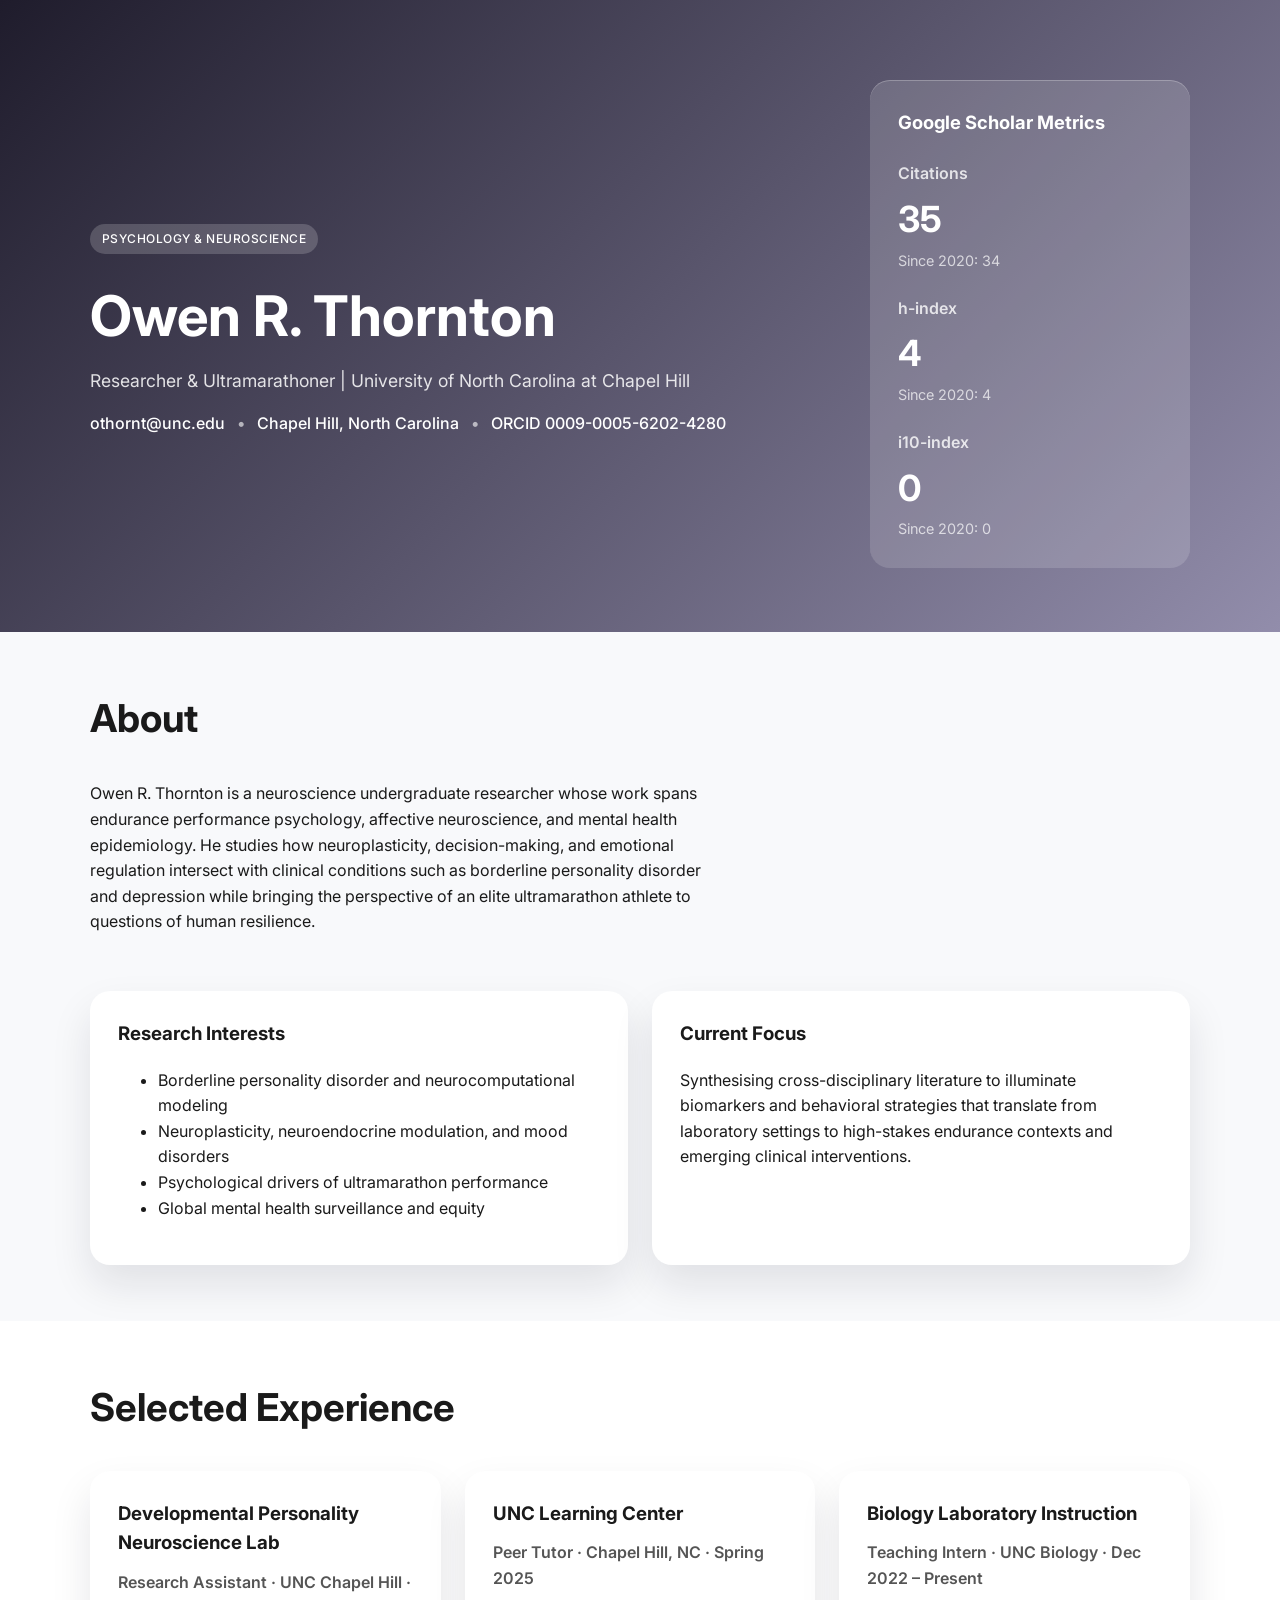
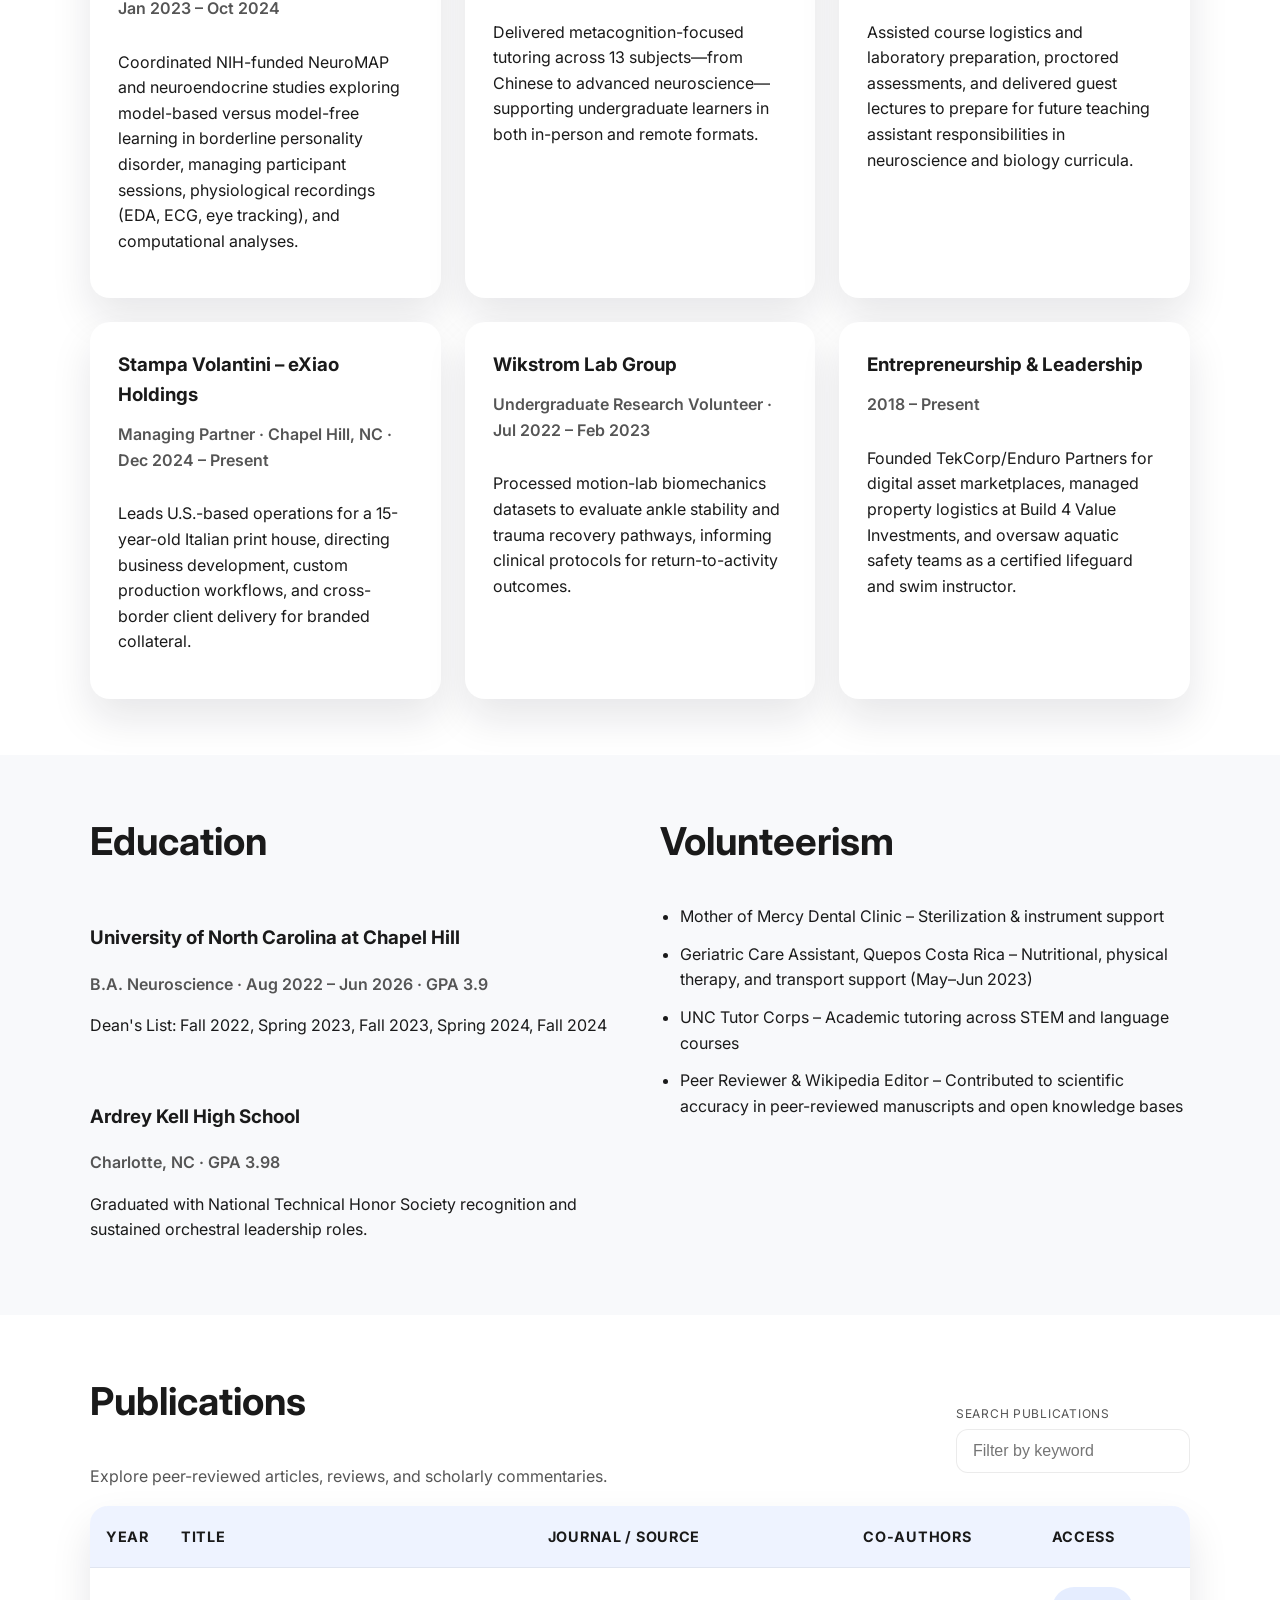
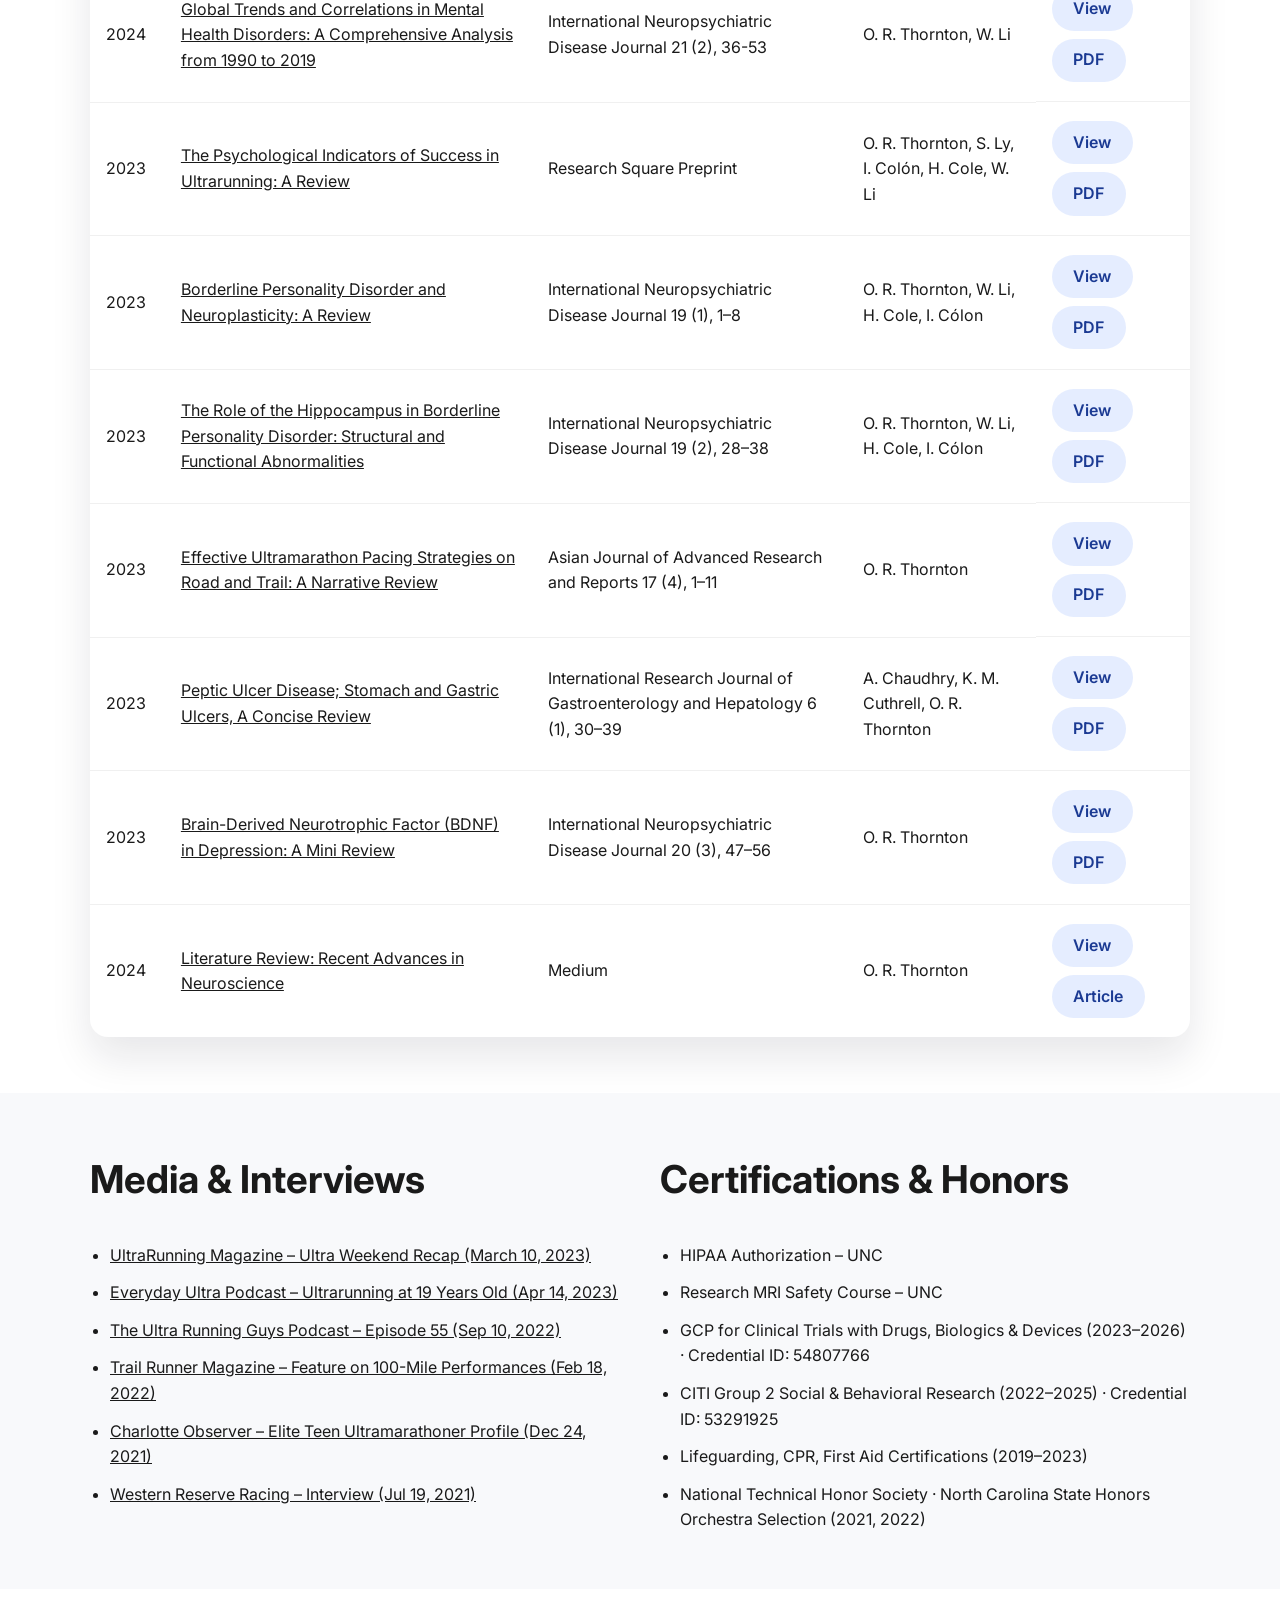
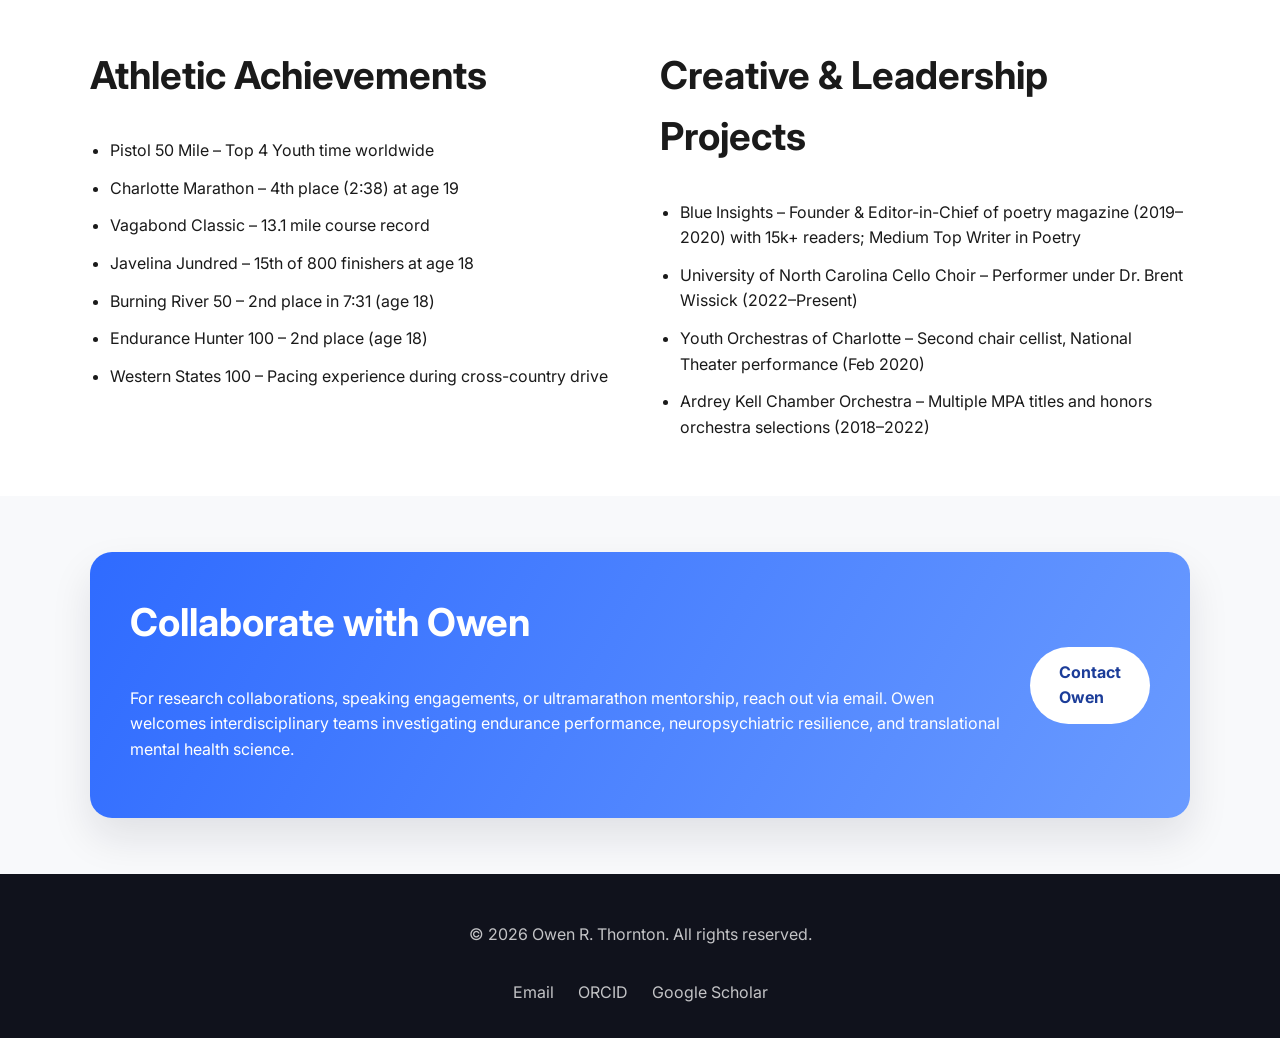
<file: index.html>
<!DOCTYPE html>
<html lang="en">
<head>
  <meta charset="UTF-8" />
  <meta name="viewport" content="width=device-width, initial-scale=1.0" />
  <title>Owen R. Thornton | Research Portfolio</title>
  <link rel="preconnect" href="https://fonts.googleapis.com" />
  <link rel="preconnect" href="https://fonts.gstatic.com" crossorigin />
  <link href="https://fonts.googleapis.com/css2?family=Inter:wght@300;400;500;600;700&display=swap" rel="stylesheet" />
  <link rel="stylesheet" href="styles.css" />
</head>
<body>
  <header class="hero">
    <div class="container hero__content">
      <div>
        <p class="hero__tag">Psychology &amp; Neuroscience</p>
        <h1>Owen R. Thornton</h1>
        <p class="hero__subtitle">Researcher &amp; Ultramarathoner | University of North Carolina at Chapel Hill</p>
        <div class="hero__meta">
          <a class="hero__link" href="mailto:othornt@unc.edu">othornt@unc.edu</a>
          <span class="hero__divider" aria-hidden="true">•</span>
          <span>Chapel Hill, North Carolina</span>
          <span class="hero__divider" aria-hidden="true">•</span>
          <a class="hero__link" href="https://orcid.org/0009-0005-6202-4280" target="_blank" rel="noopener">ORCID 0009-0005-6202-4280</a>
        </div>
      </div>
      <div class="metrics-card" aria-label="Citation metrics">
        <h2>Google Scholar Metrics</h2>
        <dl>
          <div>
            <dt>Citations</dt>
            <dd>
              <span class="metric">35</span>
              <span class="metric__detail">Since 2020: 34</span>
            </dd>
          </div>
          <div>
            <dt>h-index</dt>
            <dd>
              <span class="metric">4</span>
              <span class="metric__detail">Since 2020: 4</span>
            </dd>
          </div>
          <div>
            <dt>i10-index</dt>
            <dd>
              <span class="metric">0</span>
              <span class="metric__detail">Since 2020: 0</span>
            </dd>
          </div>
        </dl>
      </div>
    </div>
  </header>

  <main>
    <section class="section">
      <div class="container intro">
        <div class="intro__summary">
          <h2>About</h2>
          <p>
            Owen R. Thornton is a neuroscience undergraduate researcher whose work spans endurance performance psychology,
            affective neuroscience, and mental health epidemiology. He studies how neuroplasticity, decision-making, and
            emotional regulation intersect with clinical conditions such as borderline personality disorder and depression
            while bringing the perspective of an elite ultramarathon athlete to questions of human resilience.
          </p>
        </div>
        <div class="intro__highlights">
          <div class="highlight">
            <h3>Research Interests</h3>
            <ul>
              <li>Borderline personality disorder and neurocomputational modeling</li>
              <li>Neuroplasticity, neuroendocrine modulation, and mood disorders</li>
              <li>Psychological drivers of ultramarathon performance</li>
              <li>Global mental health surveillance and equity</li>
            </ul>
          </div>
          <div class="highlight">
            <h3>Current Focus</h3>
            <p>
              Synthesising cross-disciplinary literature to illuminate biomarkers and behavioral strategies that translate
              from laboratory settings to high-stakes endurance contexts and emerging clinical interventions.
            </p>
          </div>
        </div>
      </div>
    </section>

    <section class="section section--alt" aria-labelledby="experience-heading">
      <div class="container">
        <h2 id="experience-heading">Selected Experience</h2>
        <div class="experience-grid">
          <article class="card">
            <h3>Developmental Personality Neuroscience Lab</h3>
            <p class="card__meta">Research Assistant · UNC Chapel Hill · Jan 2023 – Oct 2024</p>
            <p>
              Coordinated NIH-funded NeuroMAP and neuroendocrine studies exploring model-based versus model-free learning in
              borderline personality disorder, managing participant sessions, physiological recordings (EDA, ECG, eye
              tracking), and computational analyses.
            </p>
          </article>
          <article class="card">
            <h3>UNC Learning Center</h3>
            <p class="card__meta">Peer Tutor · Chapel Hill, NC · Spring 2025</p>
            <p>
              Delivered metacognition-focused tutoring across 13 subjects—from Chinese to advanced neuroscience—supporting
              undergraduate learners in both in-person and remote formats.
            </p>
          </article>
          <article class="card">
            <h3>Biology Laboratory Instruction</h3>
            <p class="card__meta">Teaching Intern · UNC Biology · Dec 2022 – Present</p>
            <p>
              Assisted course logistics and laboratory preparation, proctored assessments, and delivered guest lectures to
              prepare for future teaching assistant responsibilities in neuroscience and biology curricula.
            </p>
          </article>
          <article class="card">
            <h3>Stampa Volantini – eXiao Holdings</h3>
            <p class="card__meta">Managing Partner · Chapel Hill, NC · Dec 2024 – Present</p>
            <p>
              Leads U.S.-based operations for a 15-year-old Italian print house, directing business development, custom
              production workflows, and cross-border client delivery for branded collateral.
            </p>
          </article>
          <article class="card">
            <h3>Wikstrom Lab Group</h3>
            <p class="card__meta">Undergraduate Research Volunteer · Jul 2022 – Feb 2023</p>
            <p>
              Processed motion-lab biomechanics datasets to evaluate ankle stability and trauma recovery pathways, informing
              clinical protocols for return-to-activity outcomes.
            </p>
          </article>
          <article class="card">
            <h3>Entrepreneurship &amp; Leadership</h3>
            <p class="card__meta">2018 – Present</p>
            <p>
              Founded TekCorp/Enduro Partners for digital asset marketplaces, managed property logistics at Build 4 Value
              Investments, and oversaw aquatic safety teams as a certified lifeguard and swim instructor.
            </p>
          </article>
        </div>
      </div>
    </section>

    <section class="section" aria-labelledby="education-heading">
      <div class="container dual-columns">
        <div>
          <h2 id="education-heading">Education</h2>
          <ul class="timeline">
            <li>
              <h3>University of North Carolina at Chapel Hill</h3>
              <p class="timeline__meta">B.A. Neuroscience · Aug 2022 – Jun 2026 · GPA 3.9</p>
              <p>Dean's List: Fall 2022, Spring 2023, Fall 2023, Spring 2024, Fall 2024</p>
            </li>
            <li>
              <h3>Ardrey Kell High School</h3>
              <p class="timeline__meta">Charlotte, NC · GPA 3.98</p>
              <p>Graduated with National Technical Honor Society recognition and sustained orchestral leadership roles.</p>
            </li>
          </ul>
        </div>
        <div>
          <h2>Volunteerism</h2>
          <ul class="list">
            <li>Mother of Mercy Dental Clinic – Sterilization &amp; instrument support</li>
            <li>Geriatric Care Assistant, Quepos Costa Rica – Nutritional, physical therapy, and transport support (May–Jun 2023)</li>
            <li>UNC Tutor Corps – Academic tutoring across STEM and language courses</li>
            <li>Peer Reviewer &amp; Wikipedia Editor – Contributed to scientific accuracy in peer-reviewed manuscripts and open knowledge bases</li>
          </ul>
        </div>
      </div>
    </section>

    <section class="section section--alt" aria-labelledby="publications-heading">
      <div class="container">
        <div class="section__header">
          <div>
            <h2 id="publications-heading">Publications</h2>
            <p class="section__subtitle">Explore peer-reviewed articles, reviews, and scholarly commentaries.</p>
          </div>
          <label class="search" for="search-input">
            <span class="search__label">Search publications</span>
            <input id="search-input" type="search" placeholder="Filter by keyword" />
          </label>
        </div>
        <div class="table-wrapper">
          <table id="publications-table">
            <thead>
              <tr>
                <th scope="col">Year</th>
                <th scope="col">Title</th>
                <th scope="col">Journal / Source</th>
                <th scope="col">Co-authors</th>
                <th scope="col">Access</th>
              </tr>
            </thead>
            <tbody>
              <tr>
                <td data-label="Year">2024</td>
                <td data-label="Title">
                  <a href="publications/global-trends-and-correlations-in-mental-health-disorders.html">Global Trends and Correlations in Mental Health Disorders: A Comprehensive Analysis from 1990 to 2019</a>
                </td>
                <td data-label="Journal / Source">International Neuropsychiatric Disease Journal 21 (2), 36-53</td>
                <td data-label="Co-authors">O. R. Thornton, W. Li</td>
                <td data-label="Access" class="table-actions">
                  <a class="button button--ghost" href="publications/global-trends-and-correlations-in-mental-health-disorders.html">View</a>
                  <a class="button button--ghost" href="https://journalindj.com/index.php/INDJ/article/download/425/843" target="_blank" rel="noopener">PDF</a>
                </td>
              </tr>
              <tr>
                <td data-label="Year">2023</td>
                <td data-label="Title">
                  <a href="publications/the-psychological-indicators-of-success-in-ultrarunning.html">The Psychological Indicators of Success in Ultrarunning: A Review</a>
                </td>
                <td data-label="Journal / Source">Research Square Preprint</td>
                <td data-label="Co-authors">O. R. Thornton, S. Ly, I. Colón, H. Cole, W. Li</td>
                <td data-label="Access" class="table-actions">
                  <a class="button button--ghost" href="publications/the-psychological-indicators-of-success-in-ultrarunning.html">View</a>
                  <a class="button button--ghost" href="https://assets-eu.researchsquare.com/files/rs-2675495/v1/cb797bcd-1587-4e95-a92c-3b5f983fe7be.pdf?c=1682044176" target="_blank" rel="noopener">PDF</a>
                </td>
              </tr>
              <tr>
                <td data-label="Year">2023</td>
                <td data-label="Title">
                  <a href="publications/borderline-personality-disorder-and-neuroplasticity.html">Borderline Personality Disorder and Neuroplasticity: A Review</a>
                </td>
                <td data-label="Journal / Source">International Neuropsychiatric Disease Journal 19 (1), 1–8</td>
                <td data-label="Co-authors">O. R. Thornton, W. Li, H. Cole, I. Cólon</td>
                <td data-label="Access" class="table-actions">
                  <a class="button button--ghost" href="publications/borderline-personality-disorder-and-neuroplasticity.html">View</a>
                  <a class="button button--ghost" href="https://journalindj.com/index.php/INDJ/article/download/367/730" target="_blank" rel="noopener">PDF</a>
                </td>
              </tr>
              <tr>
                <td data-label="Year">2023</td>
                <td data-label="Title">
                  <a href="publications/hippocampus-in-borderline-personality-disorder.html">The Role of the Hippocampus in Borderline Personality Disorder: Structural and Functional Abnormalities</a>
                </td>
                <td data-label="Journal / Source">International Neuropsychiatric Disease Journal 19 (2), 28–38</td>
                <td data-label="Co-authors">O. R. Thornton, W. Li, H. Cole, I. Cólon</td>
                <td data-label="Access" class="table-actions">
                  <a class="button button--ghost" href="publications/hippocampus-in-borderline-personality-disorder.html">View</a>
                  <a class="button button--ghost" href="https://journalindj.com/index.php/INDJ/article/download/370/736" target="_blank" rel="noopener">PDF</a>
                </td>
              </tr>
              <tr>
                <td data-label="Year">2023</td>
                <td data-label="Title">
                  <a href="publications/effective-ultramarathon-pacing-strategies.html">Effective Ultramarathon Pacing Strategies on Road and Trail: A Narrative Review</a>
                </td>
                <td data-label="Journal / Source">Asian Journal of Advanced Research and Reports 17 (4), 1–11</td>
                <td data-label="Co-authors">O. R. Thornton</td>
                <td data-label="Access" class="table-actions">
                  <a class="button button--ghost" href="publications/effective-ultramarathon-pacing-strategies.html">View</a>
                  <a class="button button--ghost" href="https://journalajarr.com/index.php/AJARR/article/download/474/947" target="_blank" rel="noopener">PDF</a>
                </td>
              </tr>
              <tr>
                <td data-label="Year">2023</td>
                <td data-label="Title">
                  <a href="publications/peptic-ulcer-disease-concise-review.html">Peptic Ulcer Disease; Stomach and Gastric Ulcers, A Concise Review</a>
                </td>
                <td data-label="Journal / Source">International Research Journal of Gastroenterology and Hepatology 6 (1), 30–39</td>
                <td data-label="Co-authors">A. Chaudhry, K. M. Cuthrell, O. R. Thornton</td>
                <td data-label="Access" class="table-actions">
                  <a class="button button--ghost" href="publications/peptic-ulcer-disease-concise-review.html">View</a>
                  <a class="button button--ghost" href="https://internationalresearchjournals.org/articles/peptic-ulcer-disease-stomach-and-gastric-ulcers-a-concise-review.pdf" target="_blank" rel="noopener">PDF</a>
                </td>
              </tr>
              <tr>
                <td data-label="Year">2023</td>
                <td data-label="Title">
                  <a href="publications/bdnf-in-depression.html">Brain-Derived Neurotrophic Factor (BDNF) in Depression: A Mini Review</a>
                </td>
                <td data-label="Journal / Source">International Neuropsychiatric Disease Journal 20 (3), 47–56</td>
                <td data-label="Co-authors">O. R. Thornton</td>
                <td data-label="Access" class="table-actions">
                  <a class="button button--ghost" href="publications/bdnf-in-depression.html">View</a>
                  <a class="button button--ghost" href="https://journalindj.com/index.php/INDJ/article/download/399/793" target="_blank" rel="noopener">PDF</a>
                </td>
              </tr>
              <tr>
                <td data-label="Year">2024</td>
                <td data-label="Title">
                  <a href="publications/literature-review-recent-advances-in-neuroscience.html">Literature Review: Recent Advances in Neuroscience</a>
                </td>
                <td data-label="Journal / Source">Medium</td>
                <td data-label="Co-authors">O. R. Thornton</td>
                <td data-label="Access" class="table-actions">
                  <a class="button button--ghost" href="publications/literature-review-recent-advances-in-neuroscience.html">View</a>
                  <a class="button button--ghost" href="https://medium.com/@owenthornton/literature-review-recent-advances-in-neuroscience-8f4ef884f3b2" target="_blank" rel="noopener">Article</a>
                </td>
              </tr>
            </tbody>
          </table>
        </div>
      </div>
    </section>

    <section class="section" aria-labelledby="media-heading">
      <div class="container dual-columns">
        <div>
          <h2 id="media-heading">Media &amp; Interviews</h2>
          <ul class="list">
            <li><a href="https://ultrarunning.com/featured/ultra-weekend-recap-march-10/" target="_blank" rel="noopener">UltraRunning Magazine – Ultra Weekend Recap (March 10, 2023)</a></li>
            <li><a href="https://up.audio/podcasts/itunes1600327047" target="_blank" rel="noopener">Everyday Ultra Podcast – Ultrarunning at 19 Years Old (Apr 14, 2023)</a></li>
            <li><a href="https://poddtoppen.se/podcast/1540807356/the-ultra-running-guys/episode-55-owen-thornton-crushing-ultras-at-18-years-old" target="_blank" rel="noopener">The Ultra Running Guys Podcast – Episode 55 (Sep 10, 2022)</a></li>
            <li><a href="https://www.trailrunnermag.com/people/culture-people/owen-thornton-100-mile/" target="_blank" rel="noopener">Trail Runner Magazine – Feature on 100-Mile Performances (Feb 18, 2022)</a></li>
            <li><a href="https://www.charlotteobserver.com/sports/other-sports/article256615026.html" target="_blank" rel="noopener">Charlotte Observer – Elite Teen Ultramarathoner Profile (Dec 24, 2021)</a></li>
            <li><a href="https://m.facebook.com/westernreserveracing/videos/17-years-old-whether-youre-in-your-70s-or-in-your-teens-still-you-can-do-whatever/176034671177778/" target="_blank" rel="noopener">Western Reserve Racing – Interview (Jul 19, 2021)</a></li>
          </ul>
        </div>
        <div>
          <h2>Certifications &amp; Honors</h2>
          <ul class="list">
            <li>HIPAA Authorization – UNC</li>
            <li>Research MRI Safety Course – UNC</li>
            <li>GCP for Clinical Trials with Drugs, Biologics &amp; Devices (2023–2026) · Credential ID: 54807766</li>
            <li>CITI Group 2 Social &amp; Behavioral Research (2022–2025) · Credential ID: 53291925</li>
            <li>Lifeguarding, CPR, First Aid Certifications (2019–2023)</li>
            <li>National Technical Honor Society · North Carolina State Honors Orchestra Selection (2021, 2022)</li>
          </ul>
        </div>
      </div>
    </section>

    <section class="section section--alt" aria-labelledby="athletics-heading">
      <div class="container dual-columns">
        <div>
          <h2 id="athletics-heading">Athletic Achievements</h2>
          <ul class="list">
            <li>Pistol 50 Mile – Top 4 Youth time worldwide</li>
            <li>Charlotte Marathon – 4th place (2:38) at age 19</li>
            <li>Vagabond Classic – 13.1 mile course record</li>
            <li>Javelina Jundred – 15th of 800 finishers at age 18</li>
            <li>Burning River 50 – 2nd place in 7:31 (age 18)</li>
            <li>Endurance Hunter 100 – 2nd place (age 18)</li>
            <li>Western States 100 – Pacing experience during cross-country drive</li>
          </ul>
        </div>
        <div>
          <h2>Creative &amp; Leadership Projects</h2>
          <ul class="list">
            <li>Blue Insights – Founder &amp; Editor-in-Chief of poetry magazine (2019–2020) with 15k+ readers; Medium Top Writer in Poetry</li>
            <li>University of North Carolina Cello Choir – Performer under Dr. Brent Wissick (2022–Present)</li>
            <li>Youth Orchestras of Charlotte – Second chair cellist, National Theater performance (Feb 2020)</li>
            <li>Ardrey Kell Chamber Orchestra – Multiple MPA titles and honors orchestra selections (2018–2022)</li>
          </ul>
        </div>
      </div>
    </section>

    <section class="section" aria-labelledby="cta-heading">
      <div class="container">
        <div class="cta">
          <div>
            <h2 id="cta-heading">Collaborate with Owen</h2>
            <p>
              For research collaborations, speaking engagements, or ultramarathon mentorship, reach out via email. Owen welcomes
              interdisciplinary teams investigating endurance performance, neuropsychiatric resilience, and translational mental
              health science.
            </p>
          </div>
          <a class="button" href="mailto:othornt@unc.edu">Contact Owen</a>
        </div>
      </div>
    </section>
  </main>

  <footer class="footer">
    <div class="container footer__content">
      <p>&copy; <span id="current-year"></span> Owen R. Thornton. All rights reserved.</p>
      <ul class="footer__links">
        <li><a href="mailto:othornt@unc.edu">Email</a></li>
        <li><a href="https://orcid.org/0009-0005-6202-4280" target="_blank" rel="noopener">ORCID</a></li>
        <li><a href="https://scholar.google.com/citations?user=0168" target="_blank" rel="noopener">Google Scholar</a></li>
      </ul>
    </div>
  </footer>

  <script src="scripts.js"></script>
</body>
</html>
</file>
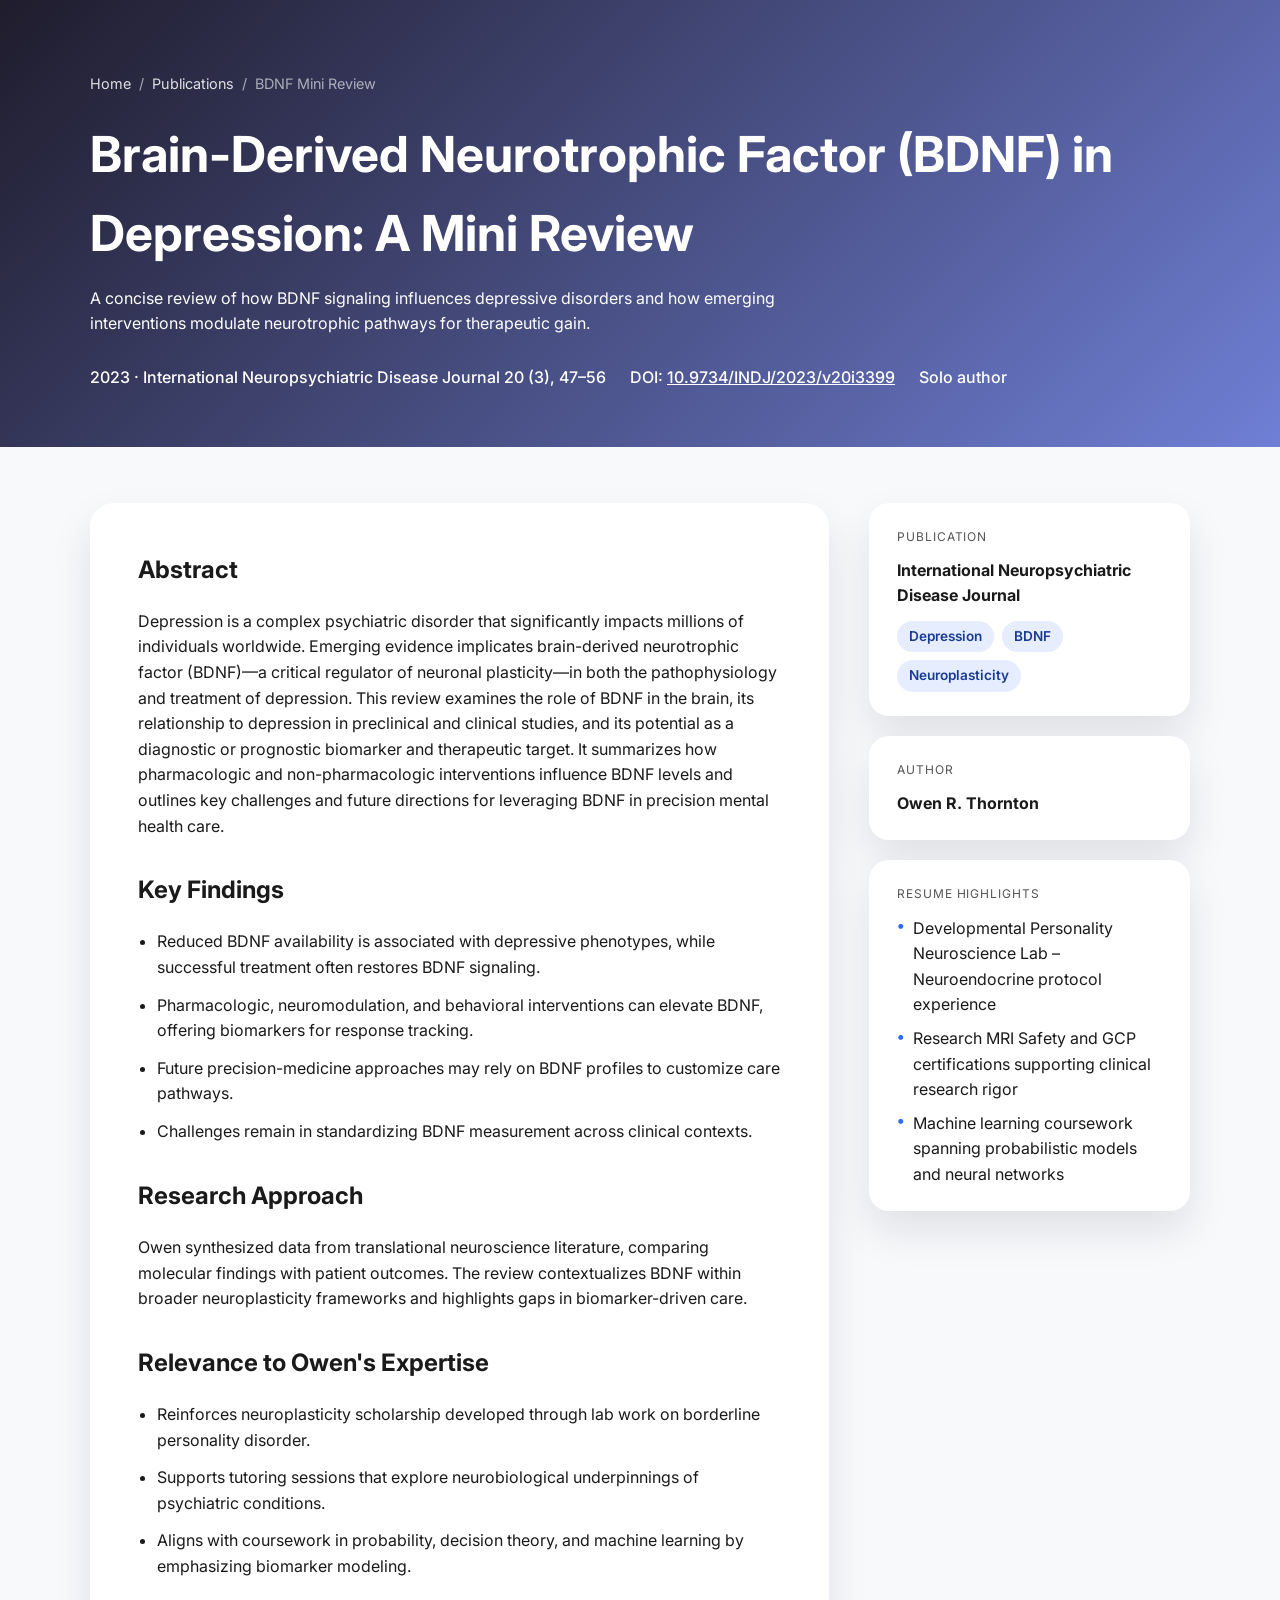
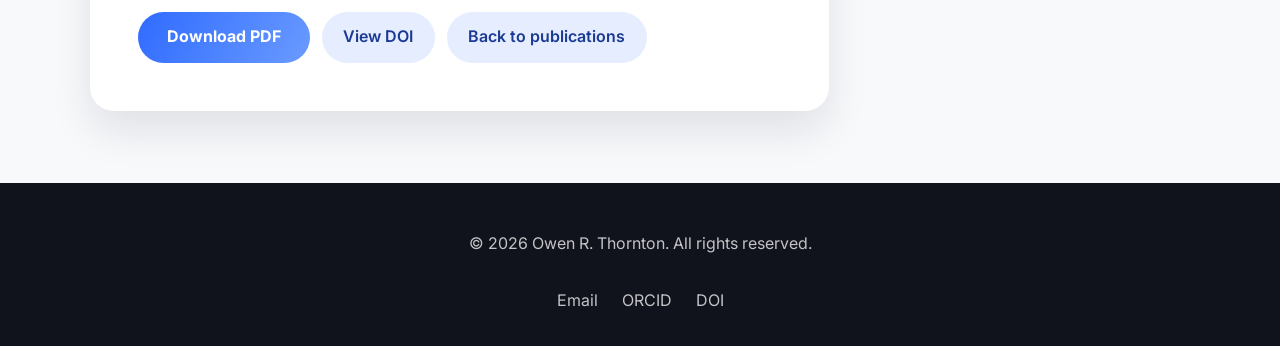
<file: publications/bdnf-in-depression.html>
<!DOCTYPE html>
<html lang="en">
<head>
  <meta charset="UTF-8" />
  <meta name="viewport" content="width=device-width, initial-scale=1.0" />
  <title>BDNF in Depression Review | Owen R. Thornton</title>
  <link rel="preconnect" href="https://fonts.googleapis.com" />
  <link rel="preconnect" href="https://fonts.gstatic.com" crossorigin />
  <link href="https://fonts.googleapis.com/css2?family=Inter:wght@300;400;500;600;700&display=swap" rel="stylesheet" />
  <link rel="stylesheet" href="../styles.css" />
</head>
<body class="article-page">
  <header class="sub-hero">
    <div class="container">
      <nav class="breadcrumb" aria-label="Breadcrumb">
        <a href="../index.html">Home</a>
        <span aria-hidden="true">/</span>
        <a href="../index.html#publications-heading">Publications</a>
        <span aria-hidden="true">/</span>
        <span>BDNF Mini Review</span>
      </nav>
      <h1>Brain-Derived Neurotrophic Factor (BDNF) in Depression: A Mini Review</h1>
      <p>
        A concise review of how BDNF signaling influences depressive disorders and how emerging interventions modulate
        neurotrophic pathways for therapeutic gain.
      </p>
      <div class="article-meta">
        <span>2023 · International Neuropsychiatric Disease Journal 20 (3), 47–56</span>
        <span>DOI: <a href="https://doi.org/10.9734/indj/2023/v20i3399" target="_blank" rel="noopener">10.9734/INDJ/2023/v20i3399</a></span>
        <span>Solo author</span>
      </div>
    </div>
  </header>

  <main class="article-main">
    <div class="container article-grid">
      <article class="article-body">
        <section>
          <h2>Abstract</h2>
          <p>
            Depression is a complex psychiatric disorder that significantly impacts millions of individuals worldwide. Emerging
            evidence implicates brain-derived neurotrophic factor (BDNF)—a critical regulator of neuronal plasticity—in both the
            pathophysiology and treatment of depression. This review examines the role of BDNF in the brain, its relationship to
            depression in preclinical and clinical studies, and its potential as a diagnostic or prognostic biomarker and
            therapeutic target. It summarizes how pharmacologic and non-pharmacologic interventions influence BDNF levels and
            outlines key challenges and future directions for leveraging BDNF in precision mental health care.
          </p>
        </section>
        <section>
          <h2>Key Findings</h2>
          <ul>
            <li>Reduced BDNF availability is associated with depressive phenotypes, while successful treatment often restores BDNF signaling.</li>
            <li>Pharmacologic, neuromodulation, and behavioral interventions can elevate BDNF, offering biomarkers for response tracking.</li>
            <li>Future precision-medicine approaches may rely on BDNF profiles to customize care pathways.</li>
            <li>Challenges remain in standardizing BDNF measurement across clinical contexts.</li>
          </ul>
        </section>
        <section>
          <h2>Research Approach</h2>
          <p>
            Owen synthesized data from translational neuroscience literature, comparing molecular findings with patient outcomes.
            The review contextualizes BDNF within broader neuroplasticity frameworks and highlights gaps in biomarker-driven care.
          </p>
        </section>
        <section>
          <h2>Relevance to Owen's Expertise</h2>
          <ul>
            <li>Reinforces neuroplasticity scholarship developed through lab work on borderline personality disorder.</li>
            <li>Supports tutoring sessions that explore neurobiological underpinnings of psychiatric conditions.</li>
            <li>Aligns with coursework in probability, decision theory, and machine learning by emphasizing biomarker modeling.</li>
          </ul>
        </section>
        <div class="article-actions">
          <a class="button button--primary" href="https://journalindj.com/index.php/INDJ/article/download/399/793" target="_blank" rel="noopener">Download PDF</a>
          <a class="button button--ghost" href="https://doi.org/10.9734/indj/2023/v20i3399" target="_blank" rel="noopener">View DOI</a>
          <a class="button button--ghost" href="../index.html#publications-heading">Back to publications</a>
        </div>
      </article>
      <aside class="info-column">
        <div class="info-card">
          <p class="info-card__title">Publication</p>
          <p class="info-card__value">International Neuropsychiatric Disease Journal</p>
          <ul class="tag-list">
            <li>Depression</li>
            <li>BDNF</li>
            <li>Neuroplasticity</li>
          </ul>
        </div>
        <div class="info-card">
          <p class="info-card__title">Author</p>
          <p class="info-card__value">Owen R. Thornton</p>
        </div>
        <div class="info-card">
          <p class="info-card__title">Resume Highlights</p>
          <ul class="info-list">
            <li>Developmental Personality Neuroscience Lab – Neuroendocrine protocol experience</li>
            <li>Research MRI Safety and GCP certifications supporting clinical research rigor</li>
            <li>Machine learning coursework spanning probabilistic models and neural networks</li>
          </ul>
        </div>
      </aside>
    </div>
  </main>

  <footer class="footer">
    <div class="container footer__content">
      <p>&copy; <span id="current-year"></span> Owen R. Thornton. All rights reserved.</p>
      <ul class="footer__links">
        <li><a href="mailto:othornt@unc.edu">Email</a></li>
        <li><a href="https://orcid.org/0009-0005-6202-4280" target="_blank" rel="noopener">ORCID</a></li>
        <li><a href="https://doi.org/10.9734/indj/2023/v20i3399" target="_blank" rel="noopener">DOI</a></li>
      </ul>
    </div>
  </footer>

  <script src="../scripts.js"></script>
</body>
</html>
</file>
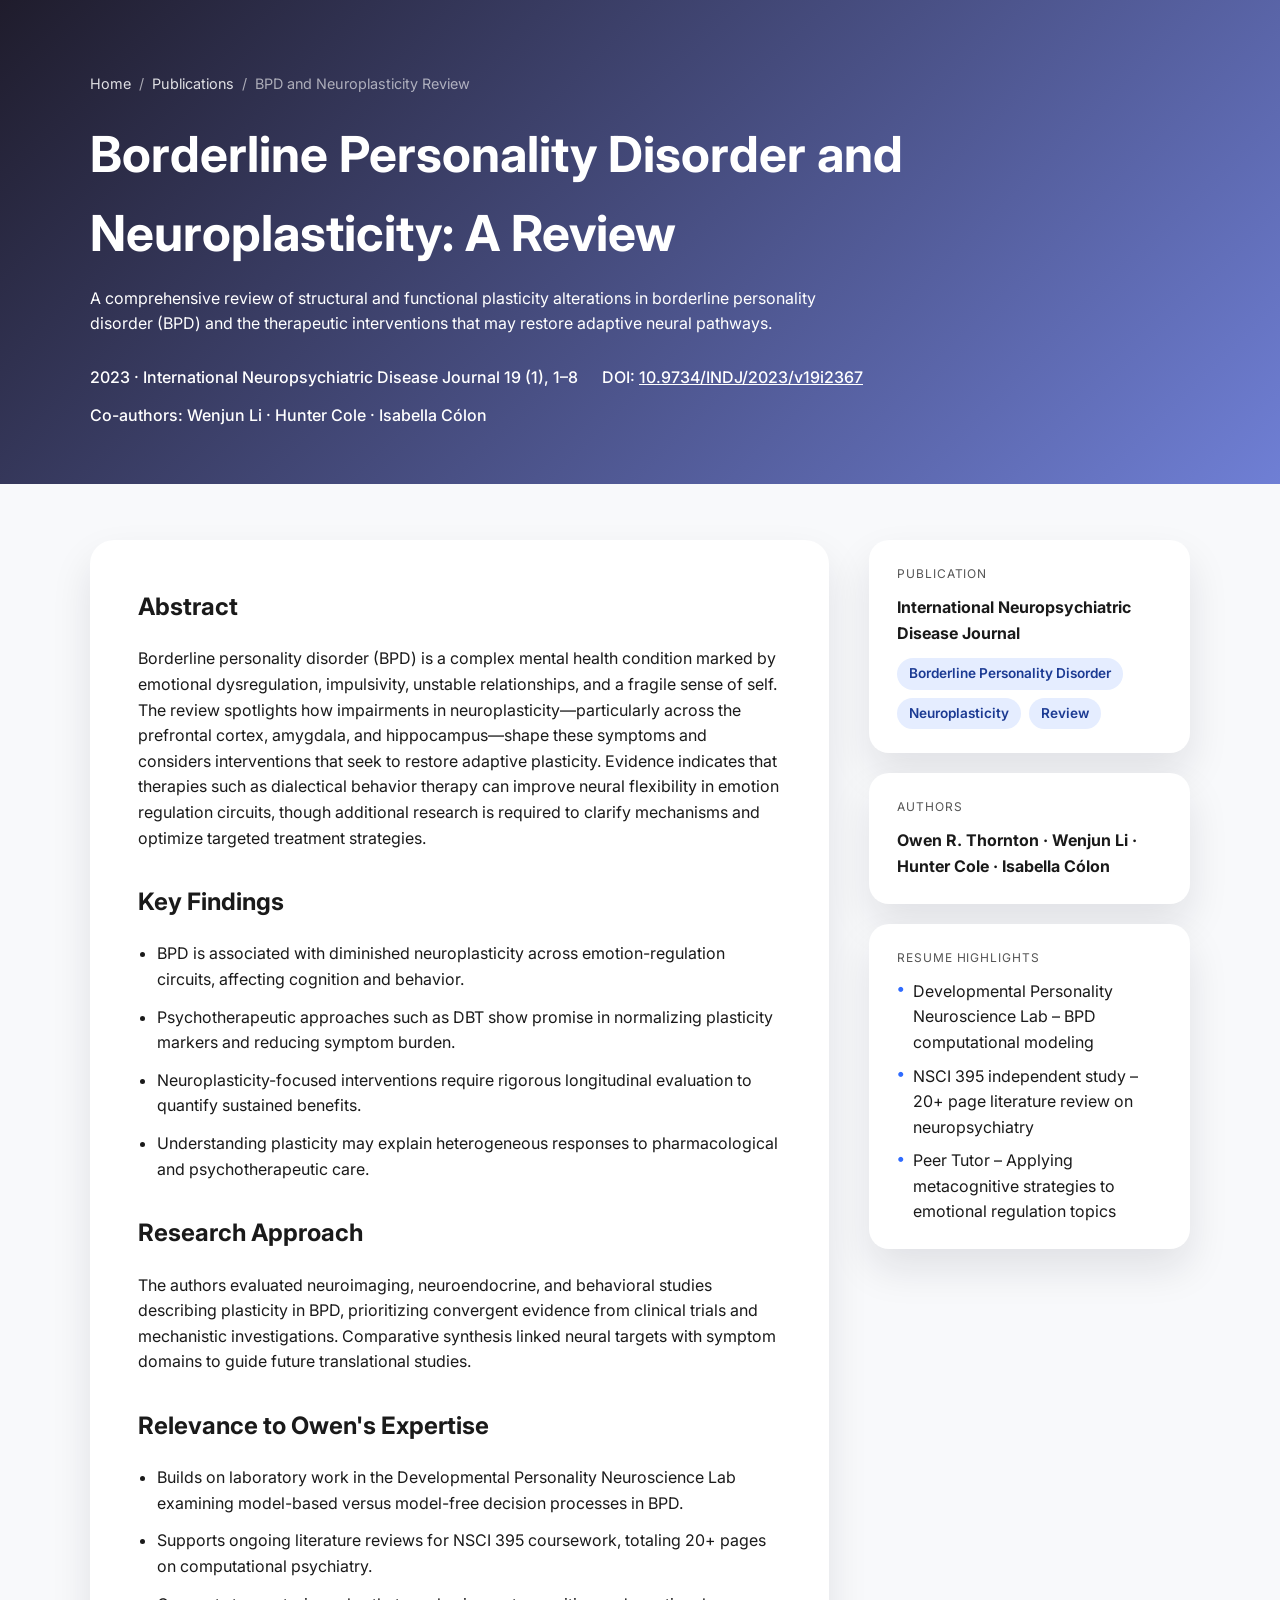
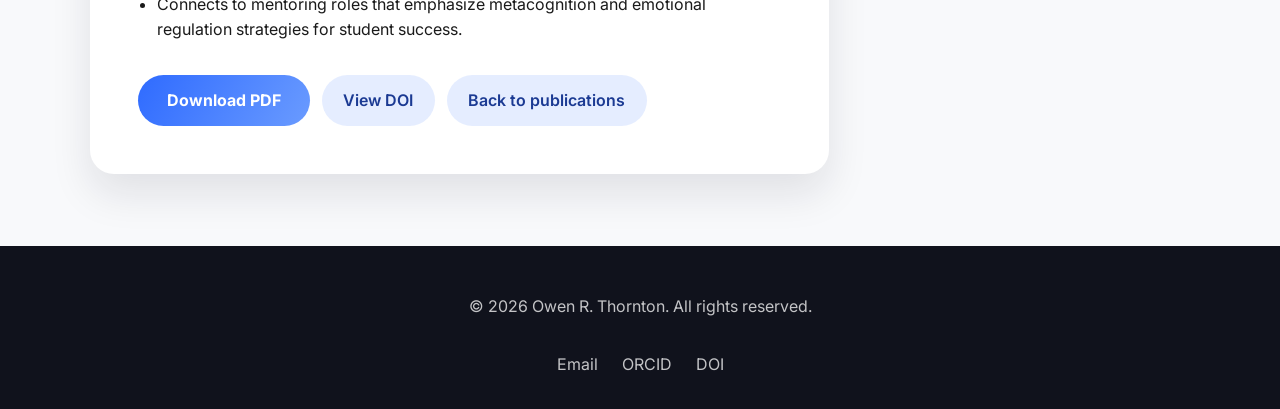
<file: publications/borderline-personality-disorder-and-neuroplasticity.html>
<!DOCTYPE html>
<html lang="en">
<head>
  <meta charset="UTF-8" />
  <meta name="viewport" content="width=device-width, initial-scale=1.0" />
  <title>Borderline Personality Disorder and Neuroplasticity | Owen R. Thornton</title>
  <link rel="preconnect" href="https://fonts.googleapis.com" />
  <link rel="preconnect" href="https://fonts.gstatic.com" crossorigin />
  <link href="https://fonts.googleapis.com/css2?family=Inter:wght@300;400;500;600;700&display=swap" rel="stylesheet" />
  <link rel="stylesheet" href="../styles.css" />
</head>
<body class="article-page">
  <header class="sub-hero">
    <div class="container">
      <nav class="breadcrumb" aria-label="Breadcrumb">
        <a href="../index.html">Home</a>
        <span aria-hidden="true">/</span>
        <a href="../index.html#publications-heading">Publications</a>
        <span aria-hidden="true">/</span>
        <span>BPD and Neuroplasticity Review</span>
      </nav>
      <h1>Borderline Personality Disorder and Neuroplasticity: A Review</h1>
      <p>
        A comprehensive review of structural and functional plasticity alterations in borderline personality disorder (BPD) and
        the therapeutic interventions that may restore adaptive neural pathways.
      </p>
      <div class="article-meta">
        <span>2023 · International Neuropsychiatric Disease Journal 19 (1), 1–8</span>
        <span>DOI: <a href="https://doi.org/10.9734/indj/2023/v19i2367" target="_blank" rel="noopener">10.9734/INDJ/2023/v19i2367</a></span>
        <span>Co-authors: Wenjun Li · Hunter Cole · Isabella Cólon</span>
      </div>
    </div>
  </header>

  <main class="article-main">
    <div class="container article-grid">
      <article class="article-body">
        <section>
          <h2>Abstract</h2>
          <p>
            Borderline personality disorder (BPD) is a complex mental health condition marked by emotional dysregulation,
            impulsivity, unstable relationships, and a fragile sense of self. The review spotlights how impairments in
            neuroplasticity—particularly across the prefrontal cortex, amygdala, and hippocampus—shape these symptoms and
            considers interventions that seek to restore adaptive plasticity. Evidence indicates that therapies such as
            dialectical behavior therapy can improve neural flexibility in emotion regulation circuits, though additional
            research is required to clarify mechanisms and optimize targeted treatment strategies.
          </p>
        </section>
        <section>
          <h2>Key Findings</h2>
          <ul>
            <li>BPD is associated with diminished neuroplasticity across emotion-regulation circuits, affecting cognition and behavior.</li>
            <li>Psychotherapeutic approaches such as DBT show promise in normalizing plasticity markers and reducing symptom burden.</li>
            <li>Neuroplasticity-focused interventions require rigorous longitudinal evaluation to quantify sustained benefits.</li>
            <li>Understanding plasticity may explain heterogeneous responses to pharmacological and psychotherapeutic care.</li>
          </ul>
        </section>
        <section>
          <h2>Research Approach</h2>
          <p>
            The authors evaluated neuroimaging, neuroendocrine, and behavioral studies describing plasticity in BPD, prioritizing
            convergent evidence from clinical trials and mechanistic investigations. Comparative synthesis linked neural targets
            with symptom domains to guide future translational studies.
          </p>
        </section>
        <section>
          <h2>Relevance to Owen's Expertise</h2>
          <ul>
            <li>Builds on laboratory work in the Developmental Personality Neuroscience Lab examining model-based versus model-free decision processes in BPD.</li>
            <li>Supports ongoing literature reviews for NSCI 395 coursework, totaling 20+ pages on computational psychiatry.</li>
            <li>Connects to mentoring roles that emphasize metacognition and emotional regulation strategies for student success.</li>
          </ul>
        </section>
        <div class="article-actions">
          <a class="button button--primary" href="https://journalindj.com/index.php/INDJ/article/download/367/730" target="_blank" rel="noopener">Download PDF</a>
          <a class="button button--ghost" href="https://doi.org/10.9734/indj/2023/v19i2367" target="_blank" rel="noopener">View DOI</a>
          <a class="button button--ghost" href="../index.html#publications-heading">Back to publications</a>
        </div>
      </article>
      <aside class="info-column">
        <div class="info-card">
          <p class="info-card__title">Publication</p>
          <p class="info-card__value">International Neuropsychiatric Disease Journal</p>
          <ul class="tag-list">
            <li>Borderline Personality Disorder</li>
            <li>Neuroplasticity</li>
            <li>Review</li>
          </ul>
        </div>
        <div class="info-card">
          <p class="info-card__title">Authors</p>
          <p class="info-card__value">Owen R. Thornton · Wenjun Li · Hunter Cole · Isabella Cólon</p>
        </div>
        <div class="info-card">
          <p class="info-card__title">Resume Highlights</p>
          <ul class="info-list">
            <li>Developmental Personality Neuroscience Lab – BPD computational modeling</li>
            <li>NSCI 395 independent study – 20+ page literature review on neuropsychiatry</li>
            <li>Peer Tutor – Applying metacognitive strategies to emotional regulation topics</li>
          </ul>
        </div>
      </aside>
    </div>
  </main>

  <footer class="footer">
    <div class="container footer__content">
      <p>&copy; <span id="current-year"></span> Owen R. Thornton. All rights reserved.</p>
      <ul class="footer__links">
        <li><a href="mailto:othornt@unc.edu">Email</a></li>
        <li><a href="https://orcid.org/0009-0005-6202-4280" target="_blank" rel="noopener">ORCID</a></li>
        <li><a href="https://doi.org/10.9734/indj/2023/v19i2367" target="_blank" rel="noopener">DOI</a></li>
      </ul>
    </div>
  </footer>

  <script src="../scripts.js"></script>
</body>
</html>
</file>
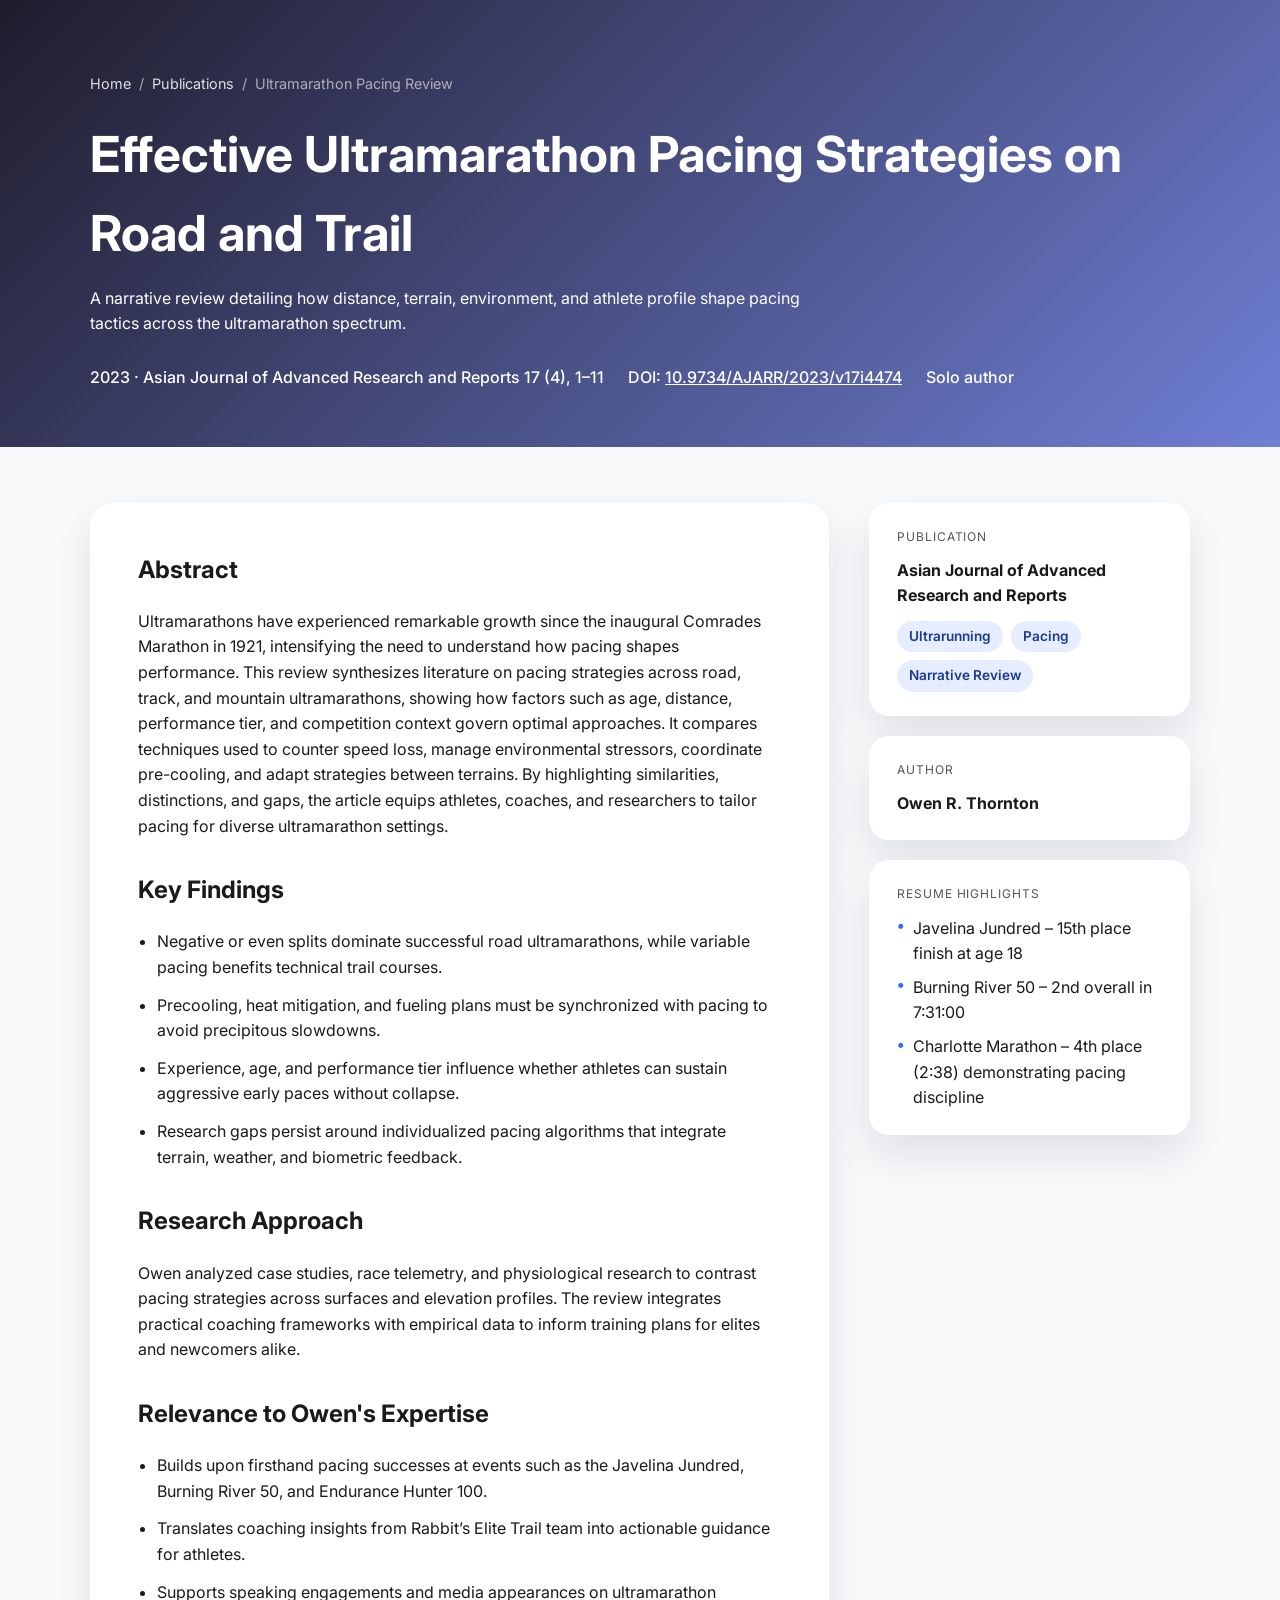
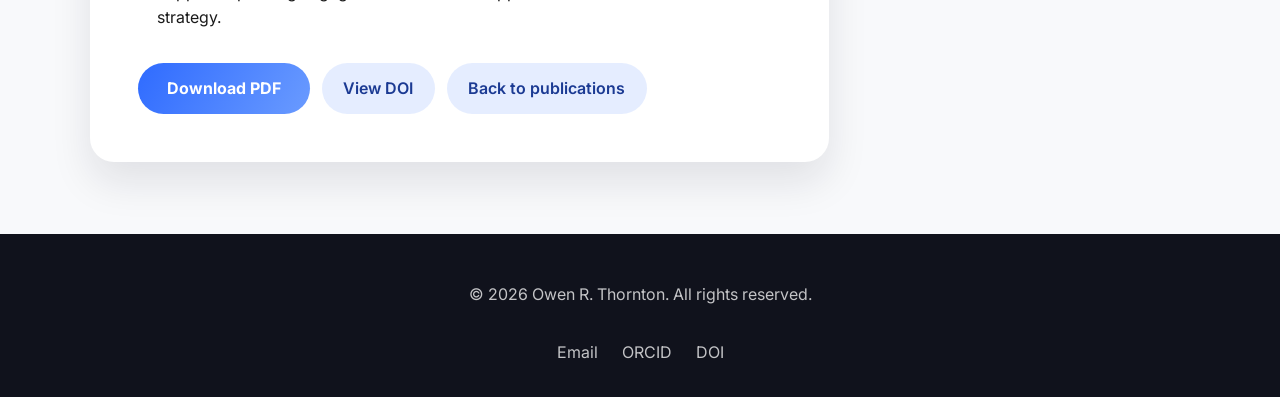
<file: publications/effective-ultramarathon-pacing-strategies.html>
<!DOCTYPE html>
<html lang="en">
<head>
  <meta charset="UTF-8" />
  <meta name="viewport" content="width=device-width, initial-scale=1.0" />
  <title>Effective Ultramarathon Pacing Strategies | Owen R. Thornton</title>
  <link rel="preconnect" href="https://fonts.googleapis.com" />
  <link rel="preconnect" href="https://fonts.gstatic.com" crossorigin />
  <link href="https://fonts.googleapis.com/css2?family=Inter:wght@300;400;500;600;700&display=swap" rel="stylesheet" />
  <link rel="stylesheet" href="../styles.css" />
</head>
<body class="article-page">
  <header class="sub-hero">
    <div class="container">
      <nav class="breadcrumb" aria-label="Breadcrumb">
        <a href="../index.html">Home</a>
        <span aria-hidden="true">/</span>
        <a href="../index.html#publications-heading">Publications</a>
        <span aria-hidden="true">/</span>
        <span>Ultramarathon Pacing Review</span>
      </nav>
      <h1>Effective Ultramarathon Pacing Strategies on Road and Trail</h1>
      <p>
        A narrative review detailing how distance, terrain, environment, and athlete profile shape pacing tactics across the
        ultramarathon spectrum.
      </p>
      <div class="article-meta">
        <span>2023 · Asian Journal of Advanced Research and Reports 17 (4), 1–11</span>
        <span>DOI: <a href="https://doi.org/10.9734/ajarr/2023/v17i4474" target="_blank" rel="noopener">10.9734/AJARR/2023/v17i4474</a></span>
        <span>Solo author</span>
      </div>
    </div>
  </header>

  <main class="article-main">
    <div class="container article-grid">
      <article class="article-body">
        <section>
          <h2>Abstract</h2>
          <p>
            Ultramarathons have experienced remarkable growth since the inaugural Comrades Marathon in 1921, intensifying the
            need to understand how pacing shapes performance. This review synthesizes literature on pacing strategies across road,
            track, and mountain ultramarathons, showing how factors such as age, distance, performance tier, and competition
            context govern optimal approaches. It compares techniques used to counter speed loss, manage environmental stressors,
            coordinate pre-cooling, and adapt strategies between terrains. By highlighting similarities, distinctions, and gaps,
            the article equips athletes, coaches, and researchers to tailor pacing for diverse ultramarathon settings.
          </p>
        </section>
        <section>
          <h2>Key Findings</h2>
          <ul>
            <li>Negative or even splits dominate successful road ultramarathons, while variable pacing benefits technical trail courses.</li>
            <li>Precooling, heat mitigation, and fueling plans must be synchronized with pacing to avoid precipitous slowdowns.</li>
            <li>Experience, age, and performance tier influence whether athletes can sustain aggressive early paces without collapse.</li>
            <li>Research gaps persist around individualized pacing algorithms that integrate terrain, weather, and biometric feedback.</li>
          </ul>
        </section>
        <section>
          <h2>Research Approach</h2>
          <p>
            Owen analyzed case studies, race telemetry, and physiological research to contrast pacing strategies across surfaces
            and elevation profiles. The review integrates practical coaching frameworks with empirical data to inform training
            plans for elites and newcomers alike.
          </p>
        </section>
        <section>
          <h2>Relevance to Owen's Expertise</h2>
          <ul>
            <li>Builds upon firsthand pacing successes at events such as the Javelina Jundred, Burning River 50, and Endurance Hunter 100.</li>
            <li>Translates coaching insights from Rabbit’s Elite Trail team into actionable guidance for athletes.</li>
            <li>Supports speaking engagements and media appearances on ultramarathon strategy.</li>
          </ul>
        </section>
        <div class="article-actions">
          <a class="button button--primary" href="https://journalajarr.com/index.php/AJARR/article/download/474/947" target="_blank" rel="noopener">Download PDF</a>
          <a class="button button--ghost" href="https://doi.org/10.9734/ajarr/2023/v17i4474" target="_blank" rel="noopener">View DOI</a>
          <a class="button button--ghost" href="../index.html#publications-heading">Back to publications</a>
        </div>
      </article>
      <aside class="info-column">
        <div class="info-card">
          <p class="info-card__title">Publication</p>
          <p class="info-card__value">Asian Journal of Advanced Research and Reports</p>
          <ul class="tag-list">
            <li>Ultrarunning</li>
            <li>Pacing</li>
            <li>Narrative Review</li>
          </ul>
        </div>
        <div class="info-card">
          <p class="info-card__title">Author</p>
          <p class="info-card__value">Owen R. Thornton</p>
        </div>
        <div class="info-card">
          <p class="info-card__title">Resume Highlights</p>
          <ul class="info-list">
            <li>Javelina Jundred – 15th place finish at age 18</li>
            <li>Burning River 50 – 2nd overall in 7:31:00</li>
            <li>Charlotte Marathon – 4th place (2:38) demonstrating pacing discipline</li>
          </ul>
        </div>
      </aside>
    </div>
  </main>

  <footer class="footer">
    <div class="container footer__content">
      <p>&copy; <span id="current-year"></span> Owen R. Thornton. All rights reserved.</p>
      <ul class="footer__links">
        <li><a href="mailto:othornt@unc.edu">Email</a></li>
        <li><a href="https://orcid.org/0009-0005-6202-4280" target="_blank" rel="noopener">ORCID</a></li>
        <li><a href="https://doi.org/10.9734/ajarr/2023/v17i4474" target="_blank" rel="noopener">DOI</a></li>
      </ul>
    </div>
  </footer>

  <script src="../scripts.js"></script>
</body>
</html>
</file>
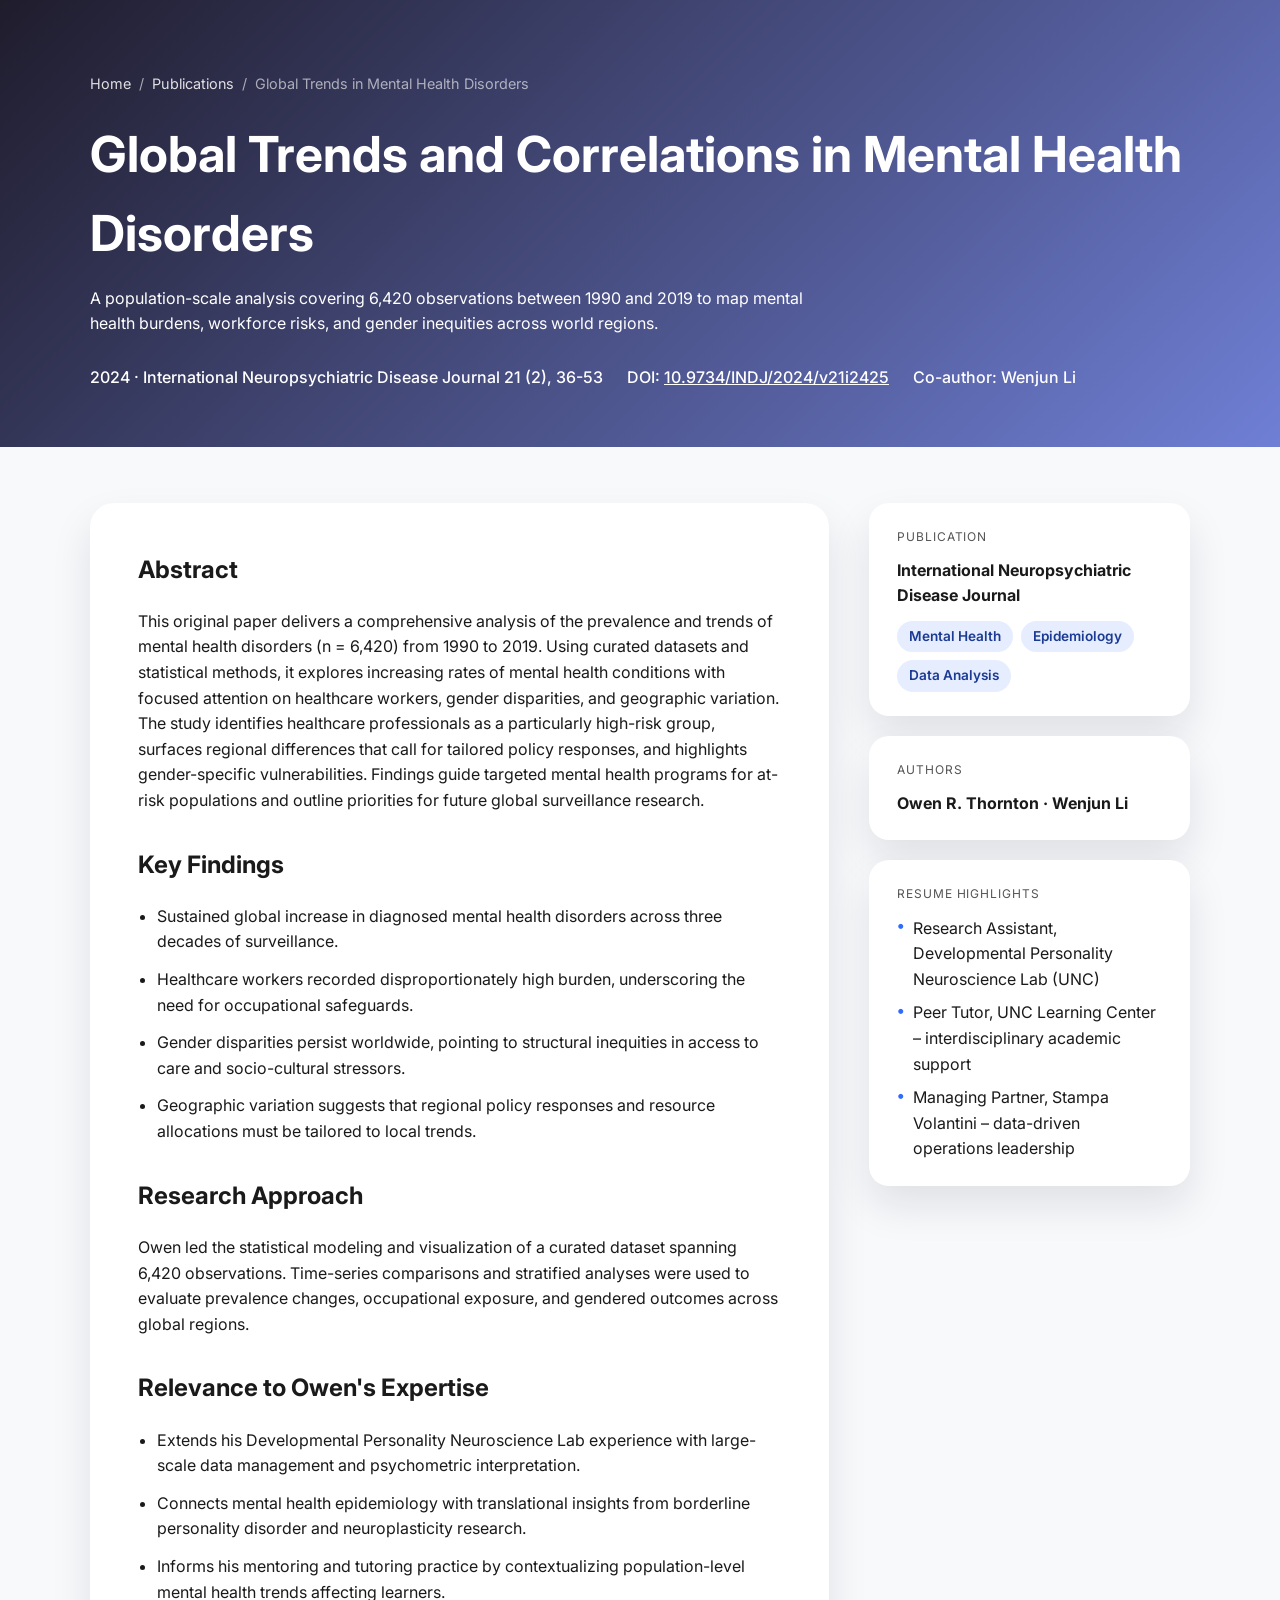
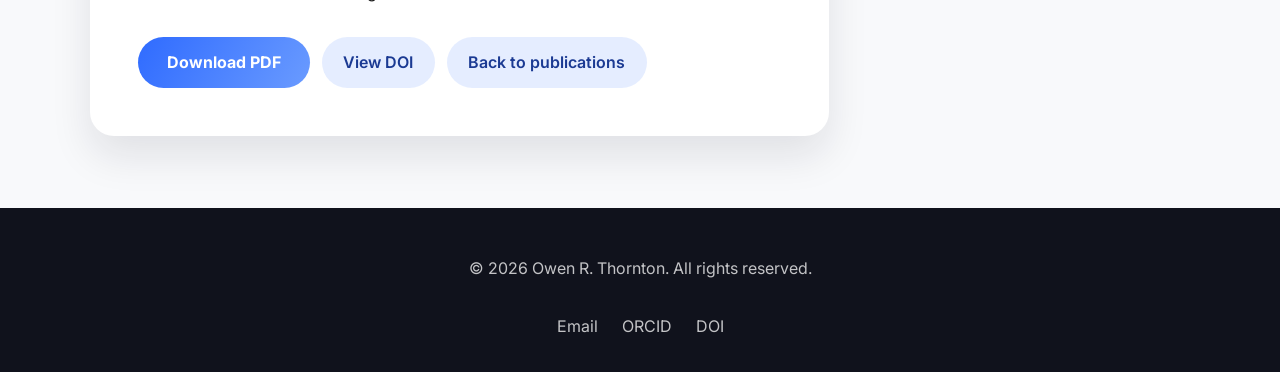
<file: publications/global-trends-and-correlations-in-mental-health-disorders.html>
<!DOCTYPE html>
<html lang="en">
<head>
  <meta charset="UTF-8" />
  <meta name="viewport" content="width=device-width, initial-scale=1.0" />
  <title>Global Trends in Mental Health Disorders | Owen R. Thornton</title>
  <link rel="preconnect" href="https://fonts.googleapis.com" />
  <link rel="preconnect" href="https://fonts.gstatic.com" crossorigin />
  <link href="https://fonts.googleapis.com/css2?family=Inter:wght@300;400;500;600;700&display=swap" rel="stylesheet" />
  <link rel="stylesheet" href="../styles.css" />
</head>
<body class="article-page">
  <header class="sub-hero">
    <div class="container">
      <nav class="breadcrumb" aria-label="Breadcrumb">
        <a href="../index.html">Home</a>
        <span aria-hidden="true">/</span>
        <a href="../index.html#publications-heading">Publications</a>
        <span aria-hidden="true">/</span>
        <span>Global Trends in Mental Health Disorders</span>
      </nav>
      <h1>Global Trends and Correlations in Mental Health Disorders</h1>
      <p>
        A population-scale analysis covering 6,420 observations between 1990 and 2019 to map mental health burdens, workforce
        risks, and gender inequities across world regions.
      </p>
      <div class="article-meta">
        <span>2024 · International Neuropsychiatric Disease Journal 21 (2), 36-53</span>
        <span>DOI: <a href="https://doi.org/10.9734/INDJ/2024/v21i2425" target="_blank" rel="noopener">10.9734/INDJ/2024/v21i2425</a></span>
        <span>Co-author: Wenjun Li</span>
      </div>
    </div>
  </header>

  <main class="article-main">
    <div class="container article-grid">
      <article class="article-body">
        <section>
          <h2>Abstract</h2>
          <p>
            This original paper delivers a comprehensive analysis of the prevalence and trends of mental health disorders (n =
            6,420) from 1990 to 2019. Using curated datasets and statistical methods, it explores increasing rates of mental
            health conditions with focused attention on healthcare workers, gender disparities, and geographic variation. The
            study identifies healthcare professionals as a particularly high-risk group, surfaces regional differences that call
            for tailored policy responses, and highlights gender-specific vulnerabilities. Findings guide targeted mental health
            programs for at-risk populations and outline priorities for future global surveillance research.
          </p>
        </section>
        <section>
          <h2>Key Findings</h2>
          <ul>
            <li>Sustained global increase in diagnosed mental health disorders across three decades of surveillance.</li>
            <li>Healthcare workers recorded disproportionately high burden, underscoring the need for occupational safeguards.</li>
            <li>Gender disparities persist worldwide, pointing to structural inequities in access to care and socio-cultural stressors.</li>
            <li>Geographic variation suggests that regional policy responses and resource allocations must be tailored to local trends.</li>
          </ul>
        </section>
        <section>
          <h2>Research Approach</h2>
          <p>
            Owen led the statistical modeling and visualization of a curated dataset spanning 6,420 observations. Time-series
            comparisons and stratified analyses were used to evaluate prevalence changes, occupational exposure, and gendered
            outcomes across global regions.
          </p>
        </section>
        <section>
          <h2>Relevance to Owen's Expertise</h2>
          <ul>
            <li>Extends his Developmental Personality Neuroscience Lab experience with large-scale data management and psychometric interpretation.</li>
            <li>Connects mental health epidemiology with translational insights from borderline personality disorder and neuroplasticity research.</li>
            <li>Informs his mentoring and tutoring practice by contextualizing population-level mental health trends affecting learners.</li>
          </ul>
        </section>
        <div class="article-actions">
          <a class="button button--primary" href="https://journalindj.com/index.php/INDJ/article/download/425/843" target="_blank" rel="noopener">Download PDF</a>
          <a class="button button--ghost" href="https://doi.org/10.9734/INDJ/2024/v21i2425" target="_blank" rel="noopener">View DOI</a>
          <a class="button button--ghost" href="../index.html#publications-heading">Back to publications</a>
        </div>
      </article>
      <aside class="info-column">
        <div class="info-card">
          <p class="info-card__title">Publication</p>
          <p class="info-card__value">International Neuropsychiatric Disease Journal</p>
          <ul class="tag-list">
            <li>Mental Health</li>
            <li>Epidemiology</li>
            <li>Data Analysis</li>
          </ul>
        </div>
        <div class="info-card">
          <p class="info-card__title">Authors</p>
          <p class="info-card__value">Owen R. Thornton · Wenjun Li</p>
        </div>
        <div class="info-card">
          <p class="info-card__title">Resume Highlights</p>
          <ul class="info-list">
            <li>Research Assistant, Developmental Personality Neuroscience Lab (UNC)</li>
            <li>Peer Tutor, UNC Learning Center – interdisciplinary academic support</li>
            <li>Managing Partner, Stampa Volantini – data-driven operations leadership</li>
          </ul>
        </div>
      </aside>
    </div>
  </main>

  <footer class="footer">
    <div class="container footer__content">
      <p>&copy; <span id="current-year"></span> Owen R. Thornton. All rights reserved.</p>
      <ul class="footer__links">
        <li><a href="mailto:othornt@unc.edu">Email</a></li>
        <li><a href="https://orcid.org/0009-0005-6202-4280" target="_blank" rel="noopener">ORCID</a></li>
        <li><a href="https://doi.org/10.9734/INDJ/2024/v21i2425" target="_blank" rel="noopener">DOI</a></li>
      </ul>
    </div>
  </footer>

  <script src="../scripts.js"></script>
</body>
</html>
</file>
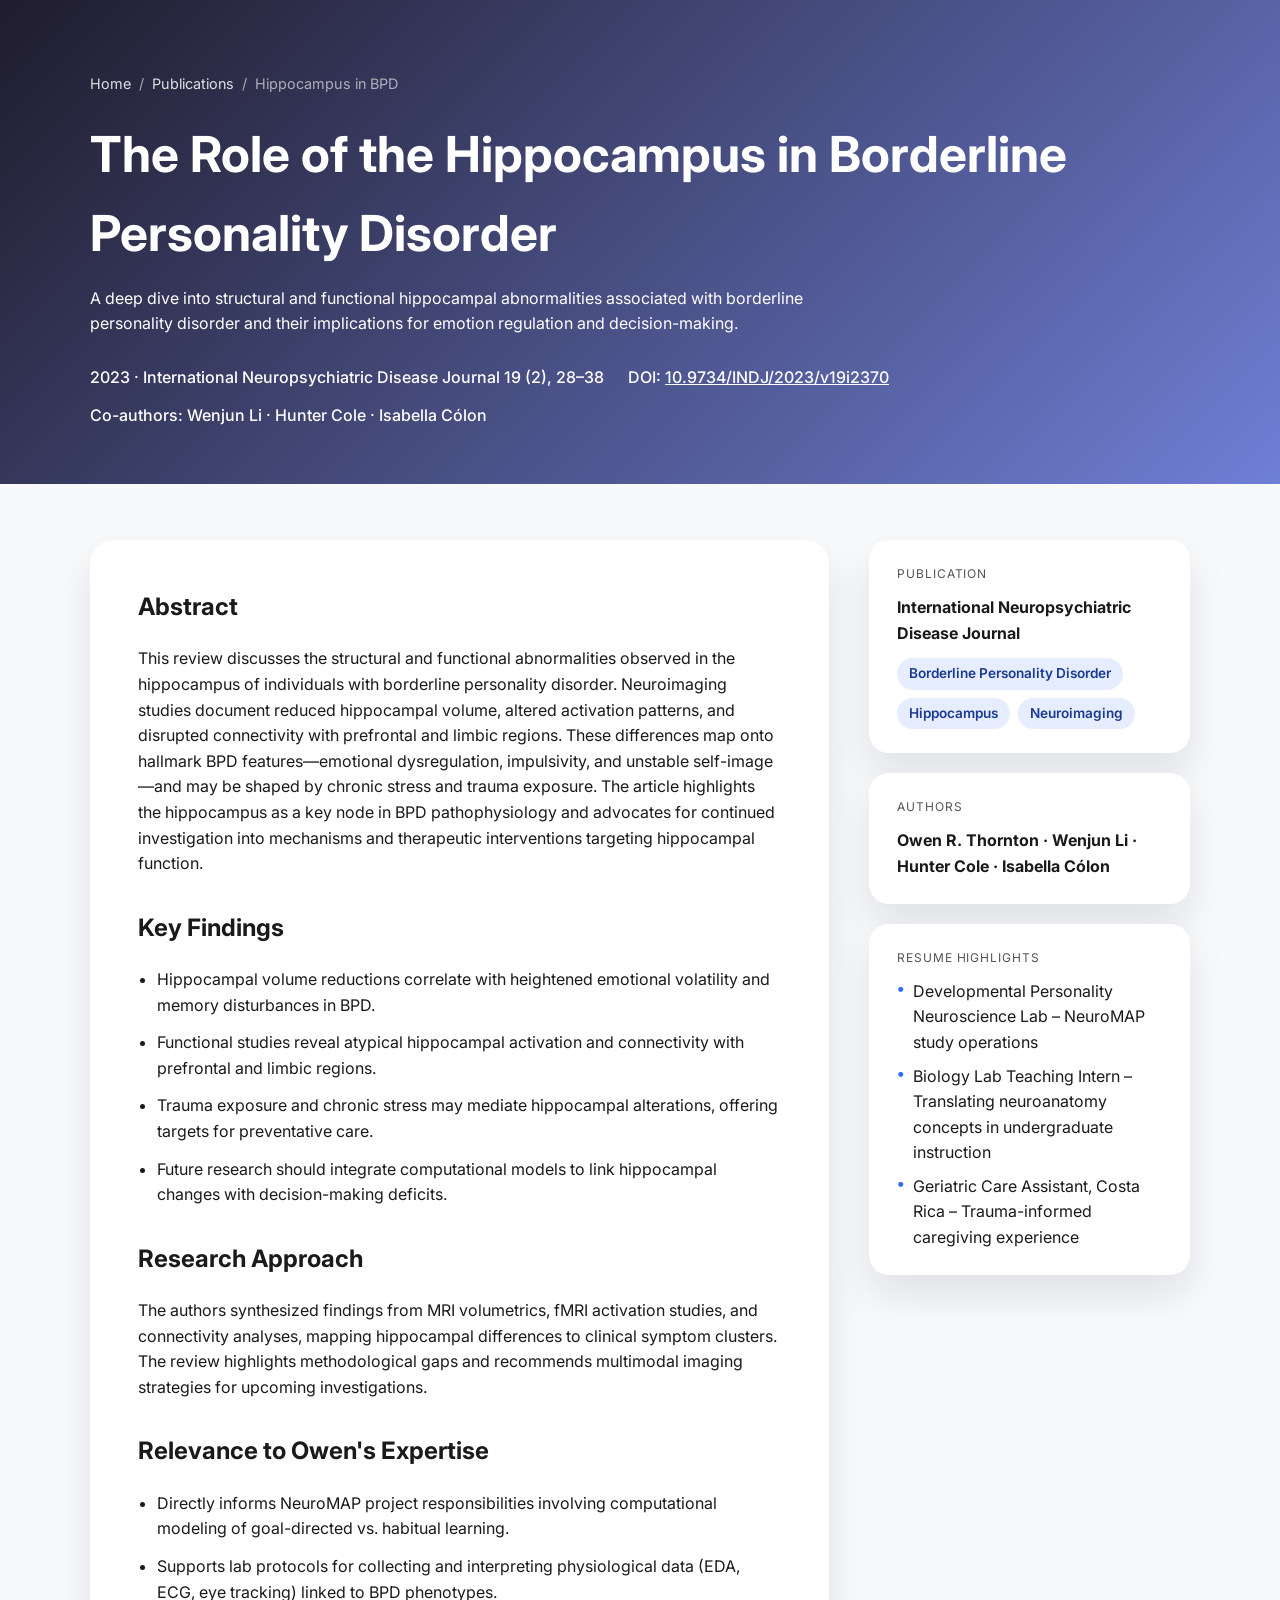
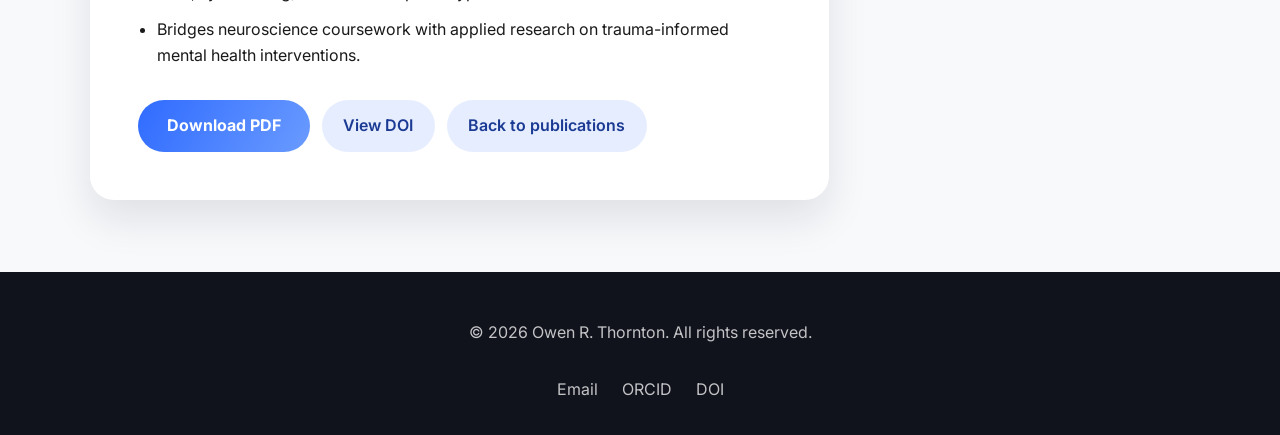
<file: publications/hippocampus-in-borderline-personality-disorder.html>
<!DOCTYPE html>
<html lang="en">
<head>
  <meta charset="UTF-8" />
  <meta name="viewport" content="width=device-width, initial-scale=1.0" />
  <title>Hippocampus in Borderline Personality Disorder | Owen R. Thornton</title>
  <link rel="preconnect" href="https://fonts.googleapis.com" />
  <link rel="preconnect" href="https://fonts.gstatic.com" crossorigin />
  <link href="https://fonts.googleapis.com/css2?family=Inter:wght@300;400;500;600;700&display=swap" rel="stylesheet" />
  <link rel="stylesheet" href="../styles.css" />
</head>
<body class="article-page">
  <header class="sub-hero">
    <div class="container">
      <nav class="breadcrumb" aria-label="Breadcrumb">
        <a href="../index.html">Home</a>
        <span aria-hidden="true">/</span>
        <a href="../index.html#publications-heading">Publications</a>
        <span aria-hidden="true">/</span>
        <span>Hippocampus in BPD</span>
      </nav>
      <h1>The Role of the Hippocampus in Borderline Personality Disorder</h1>
      <p>
        A deep dive into structural and functional hippocampal abnormalities associated with borderline personality disorder and
        their implications for emotion regulation and decision-making.
      </p>
      <div class="article-meta">
        <span>2023 · International Neuropsychiatric Disease Journal 19 (2), 28–38</span>
        <span>DOI: <a href="https://doi.org/10.9734/indj/2023/v19i2370" target="_blank" rel="noopener">10.9734/INDJ/2023/v19i2370</a></span>
        <span>Co-authors: Wenjun Li · Hunter Cole · Isabella Cólon</span>
      </div>
    </div>
  </header>

  <main class="article-main">
    <div class="container article-grid">
      <article class="article-body">
        <section>
          <h2>Abstract</h2>
          <p>
            This review discusses the structural and functional abnormalities observed in the hippocampus of individuals with
            borderline personality disorder. Neuroimaging studies document reduced hippocampal volume, altered activation
            patterns, and disrupted connectivity with prefrontal and limbic regions. These differences map onto hallmark BPD
            features—emotional dysregulation, impulsivity, and unstable self-image—and may be shaped by chronic stress and trauma
            exposure. The article highlights the hippocampus as a key node in BPD pathophysiology and advocates for continued
            investigation into mechanisms and therapeutic interventions targeting hippocampal function.
          </p>
        </section>
        <section>
          <h2>Key Findings</h2>
          <ul>
            <li>Hippocampal volume reductions correlate with heightened emotional volatility and memory disturbances in BPD.</li>
            <li>Functional studies reveal atypical hippocampal activation and connectivity with prefrontal and limbic regions.</li>
            <li>Trauma exposure and chronic stress may mediate hippocampal alterations, offering targets for preventative care.</li>
            <li>Future research should integrate computational models to link hippocampal changes with decision-making deficits.</li>
          </ul>
        </section>
        <section>
          <h2>Research Approach</h2>
          <p>
            The authors synthesized findings from MRI volumetrics, fMRI activation studies, and connectivity analyses, mapping
            hippocampal differences to clinical symptom clusters. The review highlights methodological gaps and recommends
            multimodal imaging strategies for upcoming investigations.
          </p>
        </section>
        <section>
          <h2>Relevance to Owen's Expertise</h2>
          <ul>
            <li>Directly informs NeuroMAP project responsibilities involving computational modeling of goal-directed vs. habitual learning.</li>
            <li>Supports lab protocols for collecting and interpreting physiological data (EDA, ECG, eye tracking) linked to BPD phenotypes.</li>
            <li>Bridges neuroscience coursework with applied research on trauma-informed mental health interventions.</li>
          </ul>
        </section>
        <div class="article-actions">
          <a class="button button--primary" href="https://journalindj.com/index.php/INDJ/article/download/370/736" target="_blank" rel="noopener">Download PDF</a>
          <a class="button button--ghost" href="https://doi.org/10.9734/indj/2023/v19i2370" target="_blank" rel="noopener">View DOI</a>
          <a class="button button--ghost" href="../index.html#publications-heading">Back to publications</a>
        </div>
      </article>
      <aside class="info-column">
        <div class="info-card">
          <p class="info-card__title">Publication</p>
          <p class="info-card__value">International Neuropsychiatric Disease Journal</p>
          <ul class="tag-list">
            <li>Borderline Personality Disorder</li>
            <li>Hippocampus</li>
            <li>Neuroimaging</li>
          </ul>
        </div>
        <div class="info-card">
          <p class="info-card__title">Authors</p>
          <p class="info-card__value">Owen R. Thornton · Wenjun Li · Hunter Cole · Isabella Cólon</p>
        </div>
        <div class="info-card">
          <p class="info-card__title">Resume Highlights</p>
          <ul class="info-list">
            <li>Developmental Personality Neuroscience Lab – NeuroMAP study operations</li>
            <li>Biology Lab Teaching Intern – Translating neuroanatomy concepts in undergraduate instruction</li>
            <li>Geriatric Care Assistant, Costa Rica – Trauma-informed caregiving experience</li>
          </ul>
        </div>
      </aside>
    </div>
  </main>

  <footer class="footer">
    <div class="container footer__content">
      <p>&copy; <span id="current-year"></span> Owen R. Thornton. All rights reserved.</p>
      <ul class="footer__links">
        <li><a href="mailto:othornt@unc.edu">Email</a></li>
        <li><a href="https://orcid.org/0009-0005-6202-4280" target="_blank" rel="noopener">ORCID</a></li>
        <li><a href="https://doi.org/10.9734/indj/2023/v19i2370" target="_blank" rel="noopener">DOI</a></li>
      </ul>
    </div>
  </footer>

  <script src="../scripts.js"></script>
</body>
</html>
</file>
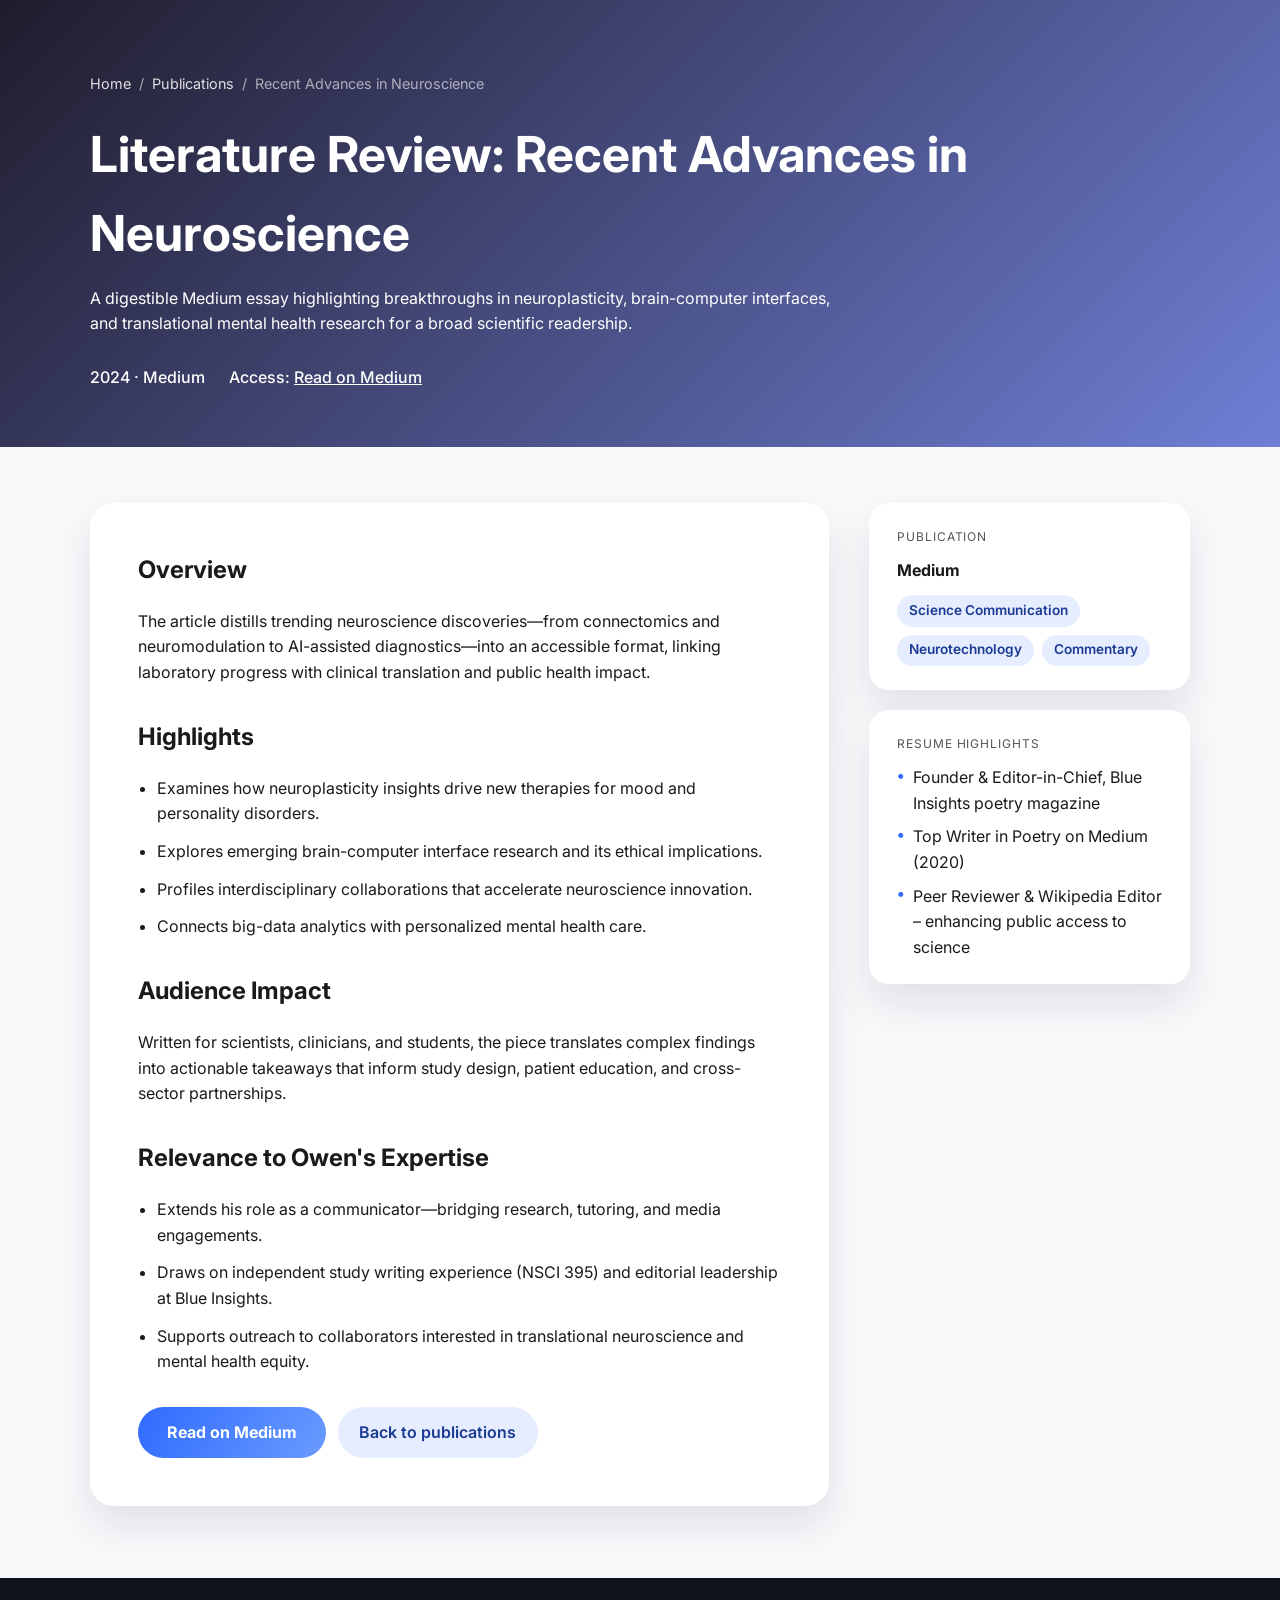
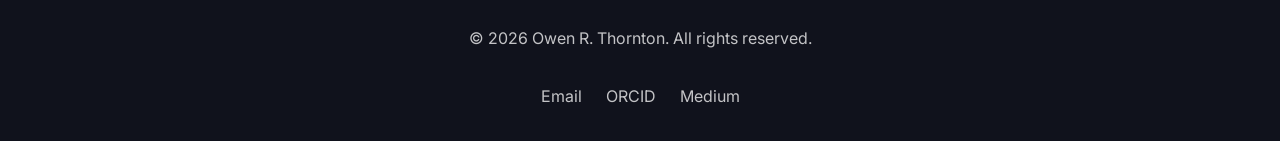
<file: publications/literature-review-recent-advances-in-neuroscience.html>
<!DOCTYPE html>
<html lang="en">
<head>
  <meta charset="UTF-8" />
  <meta name="viewport" content="width=device-width, initial-scale=1.0" />
  <title>Recent Advances in Neuroscience | Owen R. Thornton</title>
  <link rel="preconnect" href="https://fonts.googleapis.com" />
  <link rel="preconnect" href="https://fonts.gstatic.com" crossorigin />
  <link href="https://fonts.googleapis.com/css2?family=Inter:wght@300;400;500;600;700&display=swap" rel="stylesheet" />
  <link rel="stylesheet" href="../styles.css" />
</head>
<body class="article-page">
  <header class="sub-hero">
    <div class="container">
      <nav class="breadcrumb" aria-label="Breadcrumb">
        <a href="../index.html">Home</a>
        <span aria-hidden="true">/</span>
        <a href="../index.html#publications-heading">Publications</a>
        <span aria-hidden="true">/</span>
        <span>Recent Advances in Neuroscience</span>
      </nav>
      <h1>Literature Review: Recent Advances in Neuroscience</h1>
      <p>
        A digestible Medium essay highlighting breakthroughs in neuroplasticity, brain-computer interfaces, and translational
        mental health research for a broad scientific readership.
      </p>
      <div class="article-meta">
        <span>2024 · Medium</span>
        <span>Access: <a href="https://medium.com/@owenthornton/literature-review-recent-advances-in-neuroscience-8f4ef884f3b2" target="_blank" rel="noopener">Read on Medium</a></span>
      </div>
    </div>
  </header>

  <main class="article-main">
    <div class="container article-grid">
      <article class="article-body">
        <section>
          <h2>Overview</h2>
          <p>
            The article distills trending neuroscience discoveries—from connectomics and neuromodulation to AI-assisted
            diagnostics—into an accessible format, linking laboratory progress with clinical translation and public health impact.
          </p>
        </section>
        <section>
          <h2>Highlights</h2>
          <ul>
            <li>Examines how neuroplasticity insights drive new therapies for mood and personality disorders.</li>
            <li>Explores emerging brain-computer interface research and its ethical implications.</li>
            <li>Profiles interdisciplinary collaborations that accelerate neuroscience innovation.</li>
            <li>Connects big-data analytics with personalized mental health care.</li>
          </ul>
        </section>
        <section>
          <h2>Audience Impact</h2>
          <p>
            Written for scientists, clinicians, and students, the piece translates complex findings into actionable takeaways that
            inform study design, patient education, and cross-sector partnerships.
          </p>
        </section>
        <section>
          <h2>Relevance to Owen's Expertise</h2>
          <ul>
            <li>Extends his role as a communicator—bridging research, tutoring, and media engagements.</li>
            <li>Draws on independent study writing experience (NSCI 395) and editorial leadership at Blue Insights.</li>
            <li>Supports outreach to collaborators interested in translational neuroscience and mental health equity.</li>
          </ul>
        </section>
        <div class="article-actions">
          <a class="button button--primary" href="https://medium.com/@owenthornton/literature-review-recent-advances-in-neuroscience-8f4ef884f3b2" target="_blank" rel="noopener">Read on Medium</a>
          <a class="button button--ghost" href="../index.html#publications-heading">Back to publications</a>
        </div>
      </article>
      <aside class="info-column">
        <div class="info-card">
          <p class="info-card__title">Publication</p>
          <p class="info-card__value">Medium</p>
          <ul class="tag-list">
            <li>Science Communication</li>
            <li>Neurotechnology</li>
            <li>Commentary</li>
          </ul>
        </div>
        <div class="info-card">
          <p class="info-card__title">Resume Highlights</p>
          <ul class="info-list">
            <li>Founder &amp; Editor-in-Chief, Blue Insights poetry magazine</li>
            <li>Top Writer in Poetry on Medium (2020)</li>
            <li>Peer Reviewer &amp; Wikipedia Editor – enhancing public access to science</li>
          </ul>
        </div>
      </aside>
    </div>
  </main>

  <footer class="footer">
    <div class="container footer__content">
      <p>&copy; <span id="current-year"></span> Owen R. Thornton. All rights reserved.</p>
      <ul class="footer__links">
        <li><a href="mailto:othornt@unc.edu">Email</a></li>
        <li><a href="https://orcid.org/0009-0005-6202-4280" target="_blank" rel="noopener">ORCID</a></li>
        <li><a href="https://medium.com/@owenthornton/literature-review-recent-advances-in-neuroscience-8f4ef884f3b2" target="_blank" rel="noopener">Medium</a></li>
      </ul>
    </div>
  </footer>

  <script src="../scripts.js"></script>
</body>
</html>
</file>
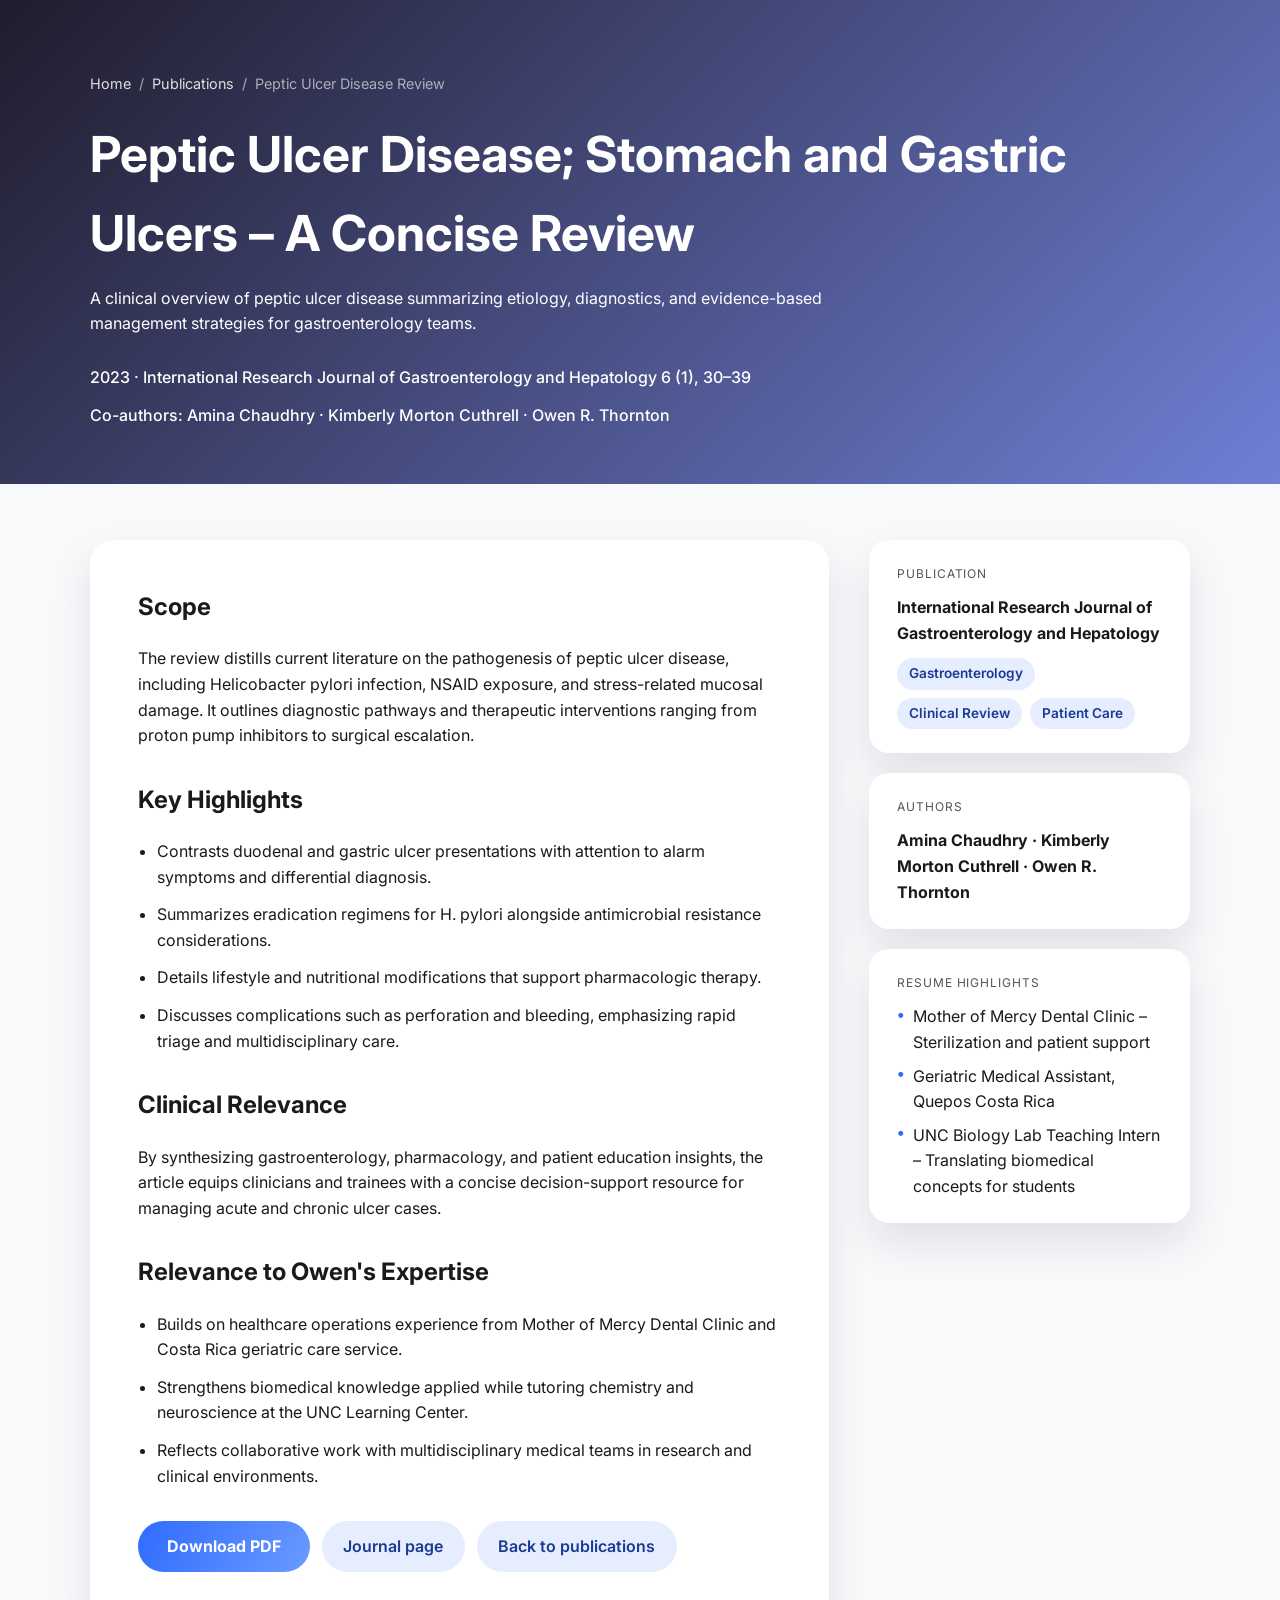
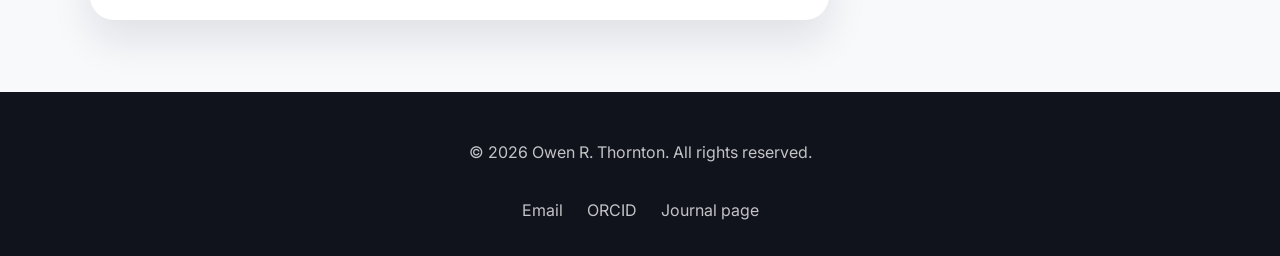
<file: publications/peptic-ulcer-disease-concise-review.html>
<!DOCTYPE html>
<html lang="en">
<head>
  <meta charset="UTF-8" />
  <meta name="viewport" content="width=device-width, initial-scale=1.0" />
  <title>Peptic Ulcer Disease Review | Owen R. Thornton</title>
  <link rel="preconnect" href="https://fonts.googleapis.com" />
  <link rel="preconnect" href="https://fonts.gstatic.com" crossorigin />
  <link href="https://fonts.googleapis.com/css2?family=Inter:wght@300;400;500;600;700&display=swap" rel="stylesheet" />
  <link rel="stylesheet" href="../styles.css" />
</head>
<body class="article-page">
  <header class="sub-hero">
    <div class="container">
      <nav class="breadcrumb" aria-label="Breadcrumb">
        <a href="../index.html">Home</a>
        <span aria-hidden="true">/</span>
        <a href="../index.html#publications-heading">Publications</a>
        <span aria-hidden="true">/</span>
        <span>Peptic Ulcer Disease Review</span>
      </nav>
      <h1>Peptic Ulcer Disease; Stomach and Gastric Ulcers – A Concise Review</h1>
      <p>
        A clinical overview of peptic ulcer disease summarizing etiology, diagnostics, and evidence-based management strategies
        for gastroenterology teams.
      </p>
      <div class="article-meta">
        <span>2023 · International Research Journal of Gastroenterology and Hepatology 6 (1), 30–39</span>
        <span>Co-authors: Amina Chaudhry · Kimberly Morton Cuthrell · Owen R. Thornton</span>
      </div>
    </div>
  </header>

  <main class="article-main">
    <div class="container article-grid">
      <article class="article-body">
        <section>
          <h2>Scope</h2>
          <p>
            The review distills current literature on the pathogenesis of peptic ulcer disease, including Helicobacter pylori
            infection, NSAID exposure, and stress-related mucosal damage. It outlines diagnostic pathways and therapeutic
            interventions ranging from proton pump inhibitors to surgical escalation.
          </p>
        </section>
        <section>
          <h2>Key Highlights</h2>
          <ul>
            <li>Contrasts duodenal and gastric ulcer presentations with attention to alarm symptoms and differential diagnosis.</li>
            <li>Summarizes eradication regimens for H. pylori alongside antimicrobial resistance considerations.</li>
            <li>Details lifestyle and nutritional modifications that support pharmacologic therapy.</li>
            <li>Discusses complications such as perforation and bleeding, emphasizing rapid triage and multidisciplinary care.</li>
          </ul>
        </section>
        <section>
          <h2>Clinical Relevance</h2>
          <p>
            By synthesizing gastroenterology, pharmacology, and patient education insights, the article equips clinicians and
            trainees with a concise decision-support resource for managing acute and chronic ulcer cases.
          </p>
        </section>
        <section>
          <h2>Relevance to Owen's Expertise</h2>
          <ul>
            <li>Builds on healthcare operations experience from Mother of Mercy Dental Clinic and Costa Rica geriatric care service.</li>
            <li>Strengthens biomedical knowledge applied while tutoring chemistry and neuroscience at the UNC Learning Center.</li>
            <li>Reflects collaborative work with multidisciplinary medical teams in research and clinical environments.</li>
          </ul>
        </section>
        <div class="article-actions">
          <a class="button button--primary" href="https://internationalresearchjournals.org/articles/peptic-ulcer-disease-stomach-and-gastric-ulcers-a-concise-review.pdf" target="_blank" rel="noopener">Download PDF</a>
          <a class="button button--ghost" href="https://www.internationalresearchjournals.org/articles/peptic-ulcer-disease-stomach-and-gastric-ulcers-a-concise-review" target="_blank" rel="noopener">Journal page</a>
          <a class="button button--ghost" href="../index.html#publications-heading">Back to publications</a>
        </div>
      </article>
      <aside class="info-column">
        <div class="info-card">
          <p class="info-card__title">Publication</p>
          <p class="info-card__value">International Research Journal of Gastroenterology and Hepatology</p>
          <ul class="tag-list">
            <li>Gastroenterology</li>
            <li>Clinical Review</li>
            <li>Patient Care</li>
          </ul>
        </div>
        <div class="info-card">
          <p class="info-card__title">Authors</p>
          <p class="info-card__value">Amina Chaudhry · Kimberly Morton Cuthrell · Owen R. Thornton</p>
        </div>
        <div class="info-card">
          <p class="info-card__title">Resume Highlights</p>
          <ul class="info-list">
            <li>Mother of Mercy Dental Clinic – Sterilization and patient support</li>
            <li>Geriatric Medical Assistant, Quepos Costa Rica</li>
            <li>UNC Biology Lab Teaching Intern – Translating biomedical concepts for students</li>
          </ul>
        </div>
      </aside>
    </div>
  </main>

  <footer class="footer">
    <div class="container footer__content">
      <p>&copy; <span id="current-year"></span> Owen R. Thornton. All rights reserved.</p>
      <ul class="footer__links">
        <li><a href="mailto:othornt@unc.edu">Email</a></li>
        <li><a href="https://orcid.org/0009-0005-6202-4280" target="_blank" rel="noopener">ORCID</a></li>
        <li><a href="https://www.internationalresearchjournals.org/articles/peptic-ulcer-disease-stomach-and-gastric-ulcers-a-concise-review" target="_blank" rel="noopener">Journal page</a></li>
      </ul>
    </div>
  </footer>

  <script src="../scripts.js"></script>
</body>
</html>
</file>
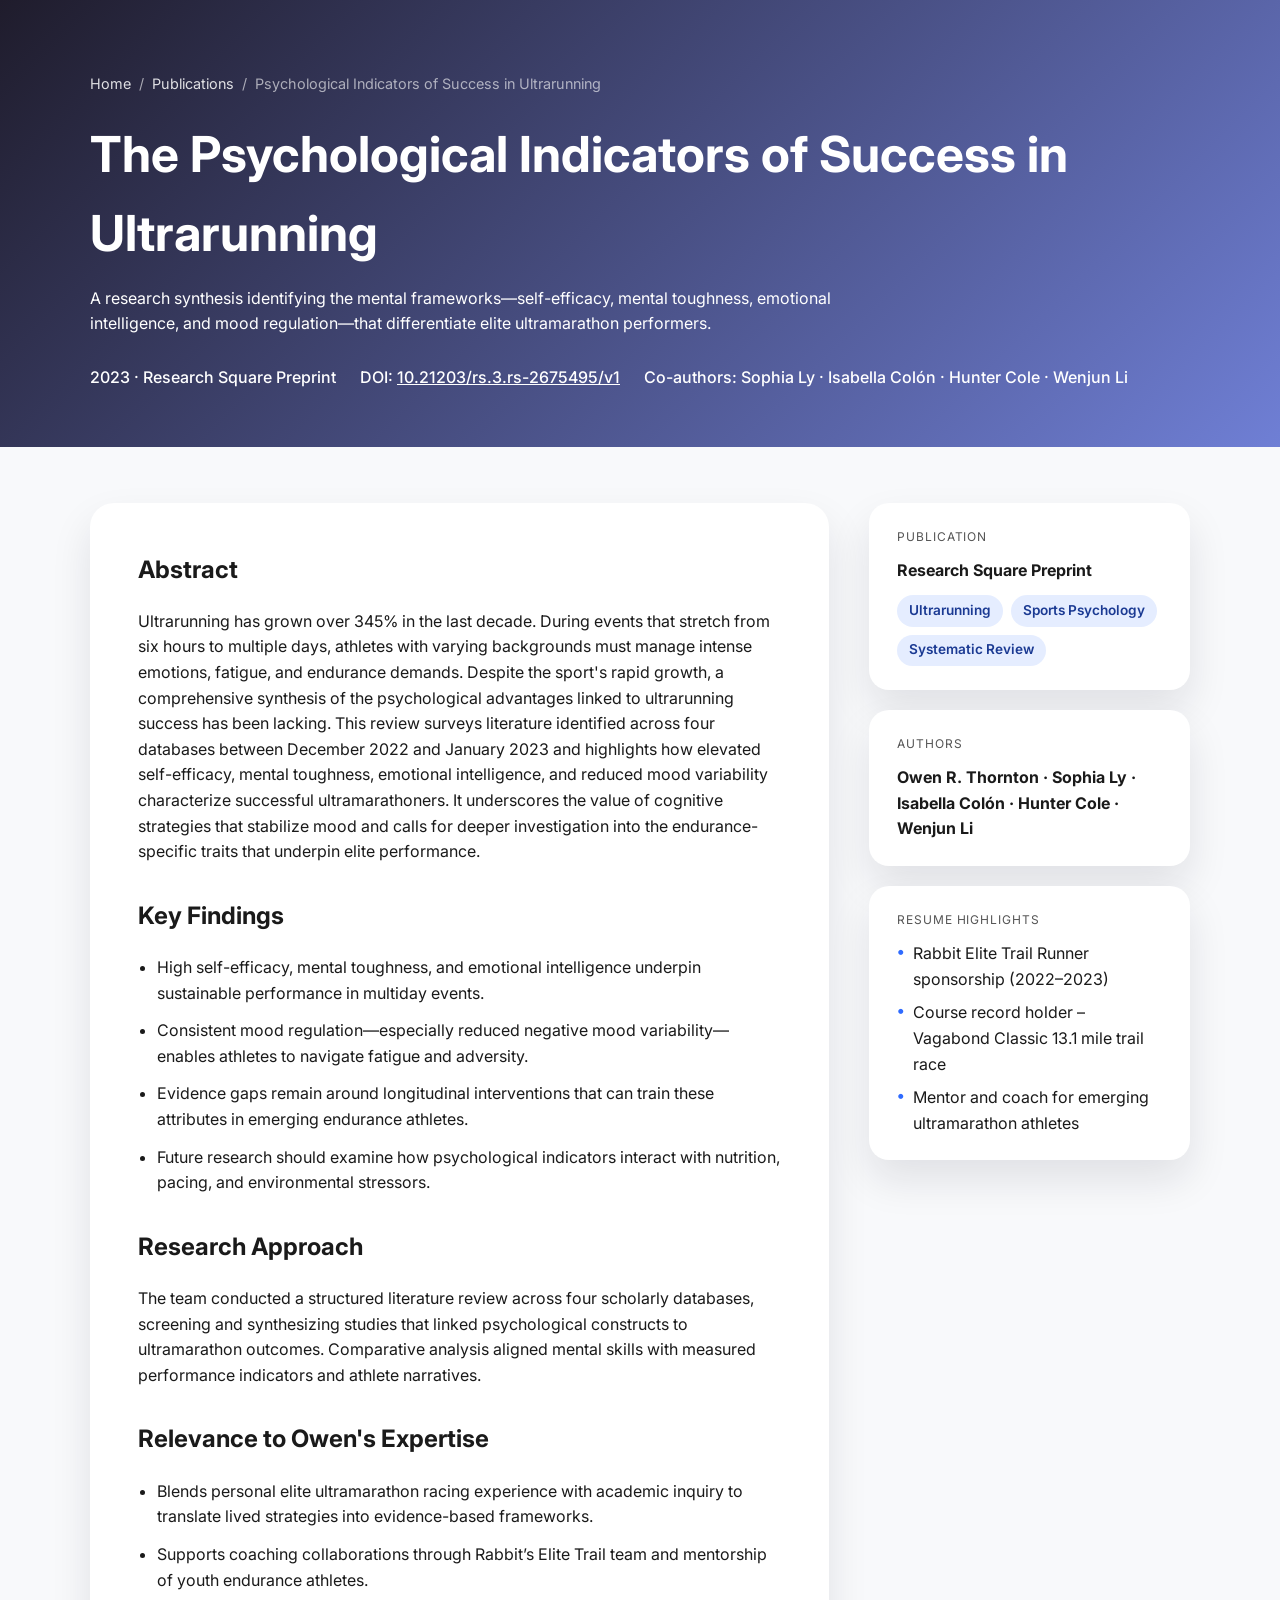
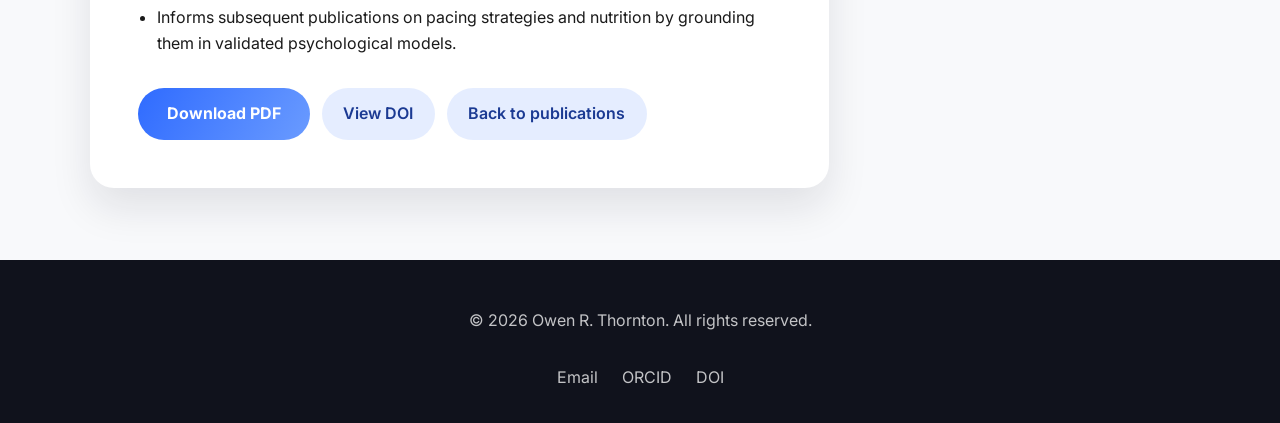
<file: publications/the-psychological-indicators-of-success-in-ultrarunning.html>
<!DOCTYPE html>
<html lang="en">
<head>
  <meta charset="UTF-8" />
  <meta name="viewport" content="width=device-width, initial-scale=1.0" />
  <title>Psychological Indicators of Success in Ultrarunning | Owen R. Thornton</title>
  <link rel="preconnect" href="https://fonts.googleapis.com" />
  <link rel="preconnect" href="https://fonts.gstatic.com" crossorigin />
  <link href="https://fonts.googleapis.com/css2?family=Inter:wght@300;400;500;600;700&display=swap" rel="stylesheet" />
  <link rel="stylesheet" href="../styles.css" />
</head>
<body class="article-page">
  <header class="sub-hero">
    <div class="container">
      <nav class="breadcrumb" aria-label="Breadcrumb">
        <a href="../index.html">Home</a>
        <span aria-hidden="true">/</span>
        <a href="../index.html#publications-heading">Publications</a>
        <span aria-hidden="true">/</span>
        <span>Psychological Indicators of Success in Ultrarunning</span>
      </nav>
      <h1>The Psychological Indicators of Success in Ultrarunning</h1>
      <p>
        A research synthesis identifying the mental frameworks—self-efficacy, mental toughness, emotional intelligence, and mood
        regulation—that differentiate elite ultramarathon performers.
      </p>
      <div class="article-meta">
        <span>2023 · Research Square Preprint</span>
        <span>DOI: <a href="https://doi.org/10.21203/rs.3.rs-2675495/v1" target="_blank" rel="noopener">10.21203/rs.3.rs-2675495/v1</a></span>
        <span>Co-authors: Sophia Ly · Isabella Colón · Hunter Cole · Wenjun Li</span>
      </div>
    </div>
  </header>

  <main class="article-main">
    <div class="container article-grid">
      <article class="article-body">
        <section>
          <h2>Abstract</h2>
          <p>
            Ultrarunning has grown over 345% in the last decade. During events that stretch from six hours to multiple days,
            athletes with varying backgrounds must manage intense emotions, fatigue, and endurance demands. Despite the sport's
            rapid growth, a comprehensive synthesis of the psychological advantages linked to ultrarunning success has been
            lacking. This review surveys literature identified across four databases between December 2022 and January 2023 and
            highlights how elevated self-efficacy, mental toughness, emotional intelligence, and reduced mood variability
            characterize successful ultramarathoners. It underscores the value of cognitive strategies that stabilize mood and
            calls for deeper investigation into the endurance-specific traits that underpin elite performance.
          </p>
        </section>
        <section>
          <h2>Key Findings</h2>
          <ul>
            <li>High self-efficacy, mental toughness, and emotional intelligence underpin sustainable performance in multiday events.</li>
            <li>Consistent mood regulation—especially reduced negative mood variability—enables athletes to navigate fatigue and adversity.</li>
            <li>Evidence gaps remain around longitudinal interventions that can train these attributes in emerging endurance athletes.</li>
            <li>Future research should examine how psychological indicators interact with nutrition, pacing, and environmental stressors.</li>
          </ul>
        </section>
        <section>
          <h2>Research Approach</h2>
          <p>
            The team conducted a structured literature review across four scholarly databases, screening and synthesizing studies
            that linked psychological constructs to ultramarathon outcomes. Comparative analysis aligned mental skills with
            measured performance indicators and athlete narratives.
          </p>
        </section>
        <section>
          <h2>Relevance to Owen's Expertise</h2>
          <ul>
            <li>Blends personal elite ultramarathon racing experience with academic inquiry to translate lived strategies into evidence-based frameworks.</li>
            <li>Supports coaching collaborations through Rabbit’s Elite Trail team and mentorship of youth endurance athletes.</li>
            <li>Informs subsequent publications on pacing strategies and nutrition by grounding them in validated psychological models.</li>
          </ul>
        </section>
        <div class="article-actions">
          <a class="button button--primary" href="https://assets-eu.researchsquare.com/files/rs-2675495/v1/cb797bcd-1587-4e95-a92c-3b5f983fe7be.pdf?c=1682044176" target="_blank" rel="noopener">Download PDF</a>
          <a class="button button--ghost" href="https://doi.org/10.21203/rs.3.rs-2675495/v1" target="_blank" rel="noopener">View DOI</a>
          <a class="button button--ghost" href="../index.html#publications-heading">Back to publications</a>
        </div>
      </article>
      <aside class="info-column">
        <div class="info-card">
          <p class="info-card__title">Publication</p>
          <p class="info-card__value">Research Square Preprint</p>
          <ul class="tag-list">
            <li>Ultrarunning</li>
            <li>Sports Psychology</li>
            <li>Systematic Review</li>
          </ul>
        </div>
        <div class="info-card">
          <p class="info-card__title">Authors</p>
          <p class="info-card__value">Owen R. Thornton · Sophia Ly · Isabella Colón · Hunter Cole · Wenjun Li</p>
        </div>
        <div class="info-card">
          <p class="info-card__title">Resume Highlights</p>
          <ul class="info-list">
            <li>Rabbit Elite Trail Runner sponsorship (2022–2023)</li>
            <li>Course record holder – Vagabond Classic 13.1 mile trail race</li>
            <li>Mentor and coach for emerging ultramarathon athletes</li>
          </ul>
        </div>
      </aside>
    </div>
  </main>

  <footer class="footer">
    <div class="container footer__content">
      <p>&copy; <span id="current-year"></span> Owen R. Thornton. All rights reserved.</p>
      <ul class="footer__links">
        <li><a href="mailto:othornt@unc.edu">Email</a></li>
        <li><a href="https://orcid.org/0009-0005-6202-4280" target="_blank" rel="noopener">ORCID</a></li>
        <li><a href="https://doi.org/10.21203/rs.3.rs-2675495/v1" target="_blank" rel="noopener">DOI</a></li>
      </ul>
    </div>
  </footer>

  <script src="../scripts.js"></script>
</body>
</html>
</file>
<file: styles.css>
:root {
  color-scheme: light dark;
  --bg: #f8f9fb;
  --bg-alt: #ffffff;
  --accent: #2f6bff;
  --text: #1a1a1a;
  --text-muted: #555;
  --border: rgba(0, 0, 0, 0.08);
  --shadow: 0 20px 40px rgba(15, 23, 42, 0.1);
}

* {
  box-sizing: border-box;
}

body {
  margin: 0;
  font-family: 'Inter', system-ui, -apple-system, BlinkMacSystemFont, 'Segoe UI', sans-serif;
  background: var(--bg);
  color: var(--text);
  line-height: 1.6;
}

a {
  color: inherit;
}

a:hover,
a:focus {
  color: var(--accent);
}

.container {
  width: min(1100px, 92vw);
  margin: 0 auto;
}

.hero {
  background: linear-gradient(135deg, #1f1c2c, #928dab);
  color: white;
  padding: 5rem 0 4rem;
}

.hero__content {
  display: flex;
  flex-direction: column;
  gap: 2.5rem;
}

.hero__tag {
  display: inline-block;
  background: rgba(255, 255, 255, 0.18);
  padding: 0.35rem 0.75rem;
  border-radius: 999px;
  font-weight: 500;
  letter-spacing: 0.04em;
  text-transform: uppercase;
  font-size: 0.75rem;
}

.hero h1 {
  font-size: clamp(2.5rem, 5vw, 3.5rem);
  margin: 0.35rem 0;
}

.hero__subtitle {
  margin: 0;
  font-size: 1.1rem;
  color: rgba(255, 255, 255, 0.85);
}

.hero__meta {
  display: flex;
  flex-wrap: wrap;
  align-items: center;
  gap: 0.75rem;
  margin-top: 1rem;
  font-weight: 500;
}

.hero__link {
  text-decoration: none;
}

.hero__divider {
  opacity: 0.6;
}

.metrics-card {
  background: rgba(255, 255, 255, 0.14);
  border-radius: 20px;
  padding: 1.75rem;
  width: min(320px, 100%);
  box-shadow: inset 0 1px 0 rgba(255, 255, 255, 0.25);
}

.metrics-card h2 {
  font-size: 1.15rem;
  margin-top: 0;
  margin-bottom: 1.5rem;
}

.metrics-card dl {
  display: grid;
  gap: 1.5rem;
  margin: 0;
}

.metrics-card dt {
  font-weight: 600;
  opacity: 0.8;
}

.metrics-card dd {
  margin: 0.25rem 0 0;
}

.metric {
  font-size: 2.25rem;
  font-weight: 700;
  display: block;
}

.metric__detail {
  display: block;
  opacity: 0.7;
  font-size: 0.9rem;
}

.section {
  padding: 3.5rem 0;
  background: var(--bg);
}

.section--alt {
  background: var(--bg-alt);
}

.section h2 {
  margin-top: 0;
  font-size: clamp(1.8rem, 4vw, 2.4rem);
}

.section__header {
  display: flex;
  flex-wrap: wrap;
  justify-content: space-between;
  gap: 1.5rem;
  align-items: center;
}

.section__subtitle {
  margin-top: 0.5rem;
  color: var(--text-muted);
}

.chip-list {
  list-style: none;
  padding: 0;
  margin: 2rem 0 0;
  display: flex;
  flex-wrap: wrap;
  gap: 0.75rem;
}

.chip {
  background: rgba(47, 107, 255, 0.12);
  color: #1b3a93;
  padding: 0.35rem 0.85rem;
  border-radius: 999px;
  font-weight: 600;
  letter-spacing: 0.01em;
}

.table-wrapper {
  overflow-x: auto;
  border-radius: 18px;
  box-shadow: var(--shadow);
  background: #fff;
}

#publications-table {
  width: 100%;
  border-collapse: collapse;
  min-width: 720px;
}

#publications-table th,
#publications-table td {
  padding: 1.2rem 1rem;
  text-align: left;
  border-bottom: 1px solid rgba(0, 0, 0, 0.06);
}

#publications-table th {
  background: rgba(47, 107, 255, 0.08);
  font-size: 0.9rem;
  text-transform: uppercase;
  letter-spacing: 0.05em;
}

#publications-table tbody tr:last-child td {
  border-bottom: none;
}

#publications-table tbody tr:hover {
  background: rgba(47, 107, 255, 0.05);
}

.search {
  position: relative;
  display: flex;
  flex-direction: column;
  gap: 0.35rem;
}

.search__label {
  font-size: 0.75rem;
  text-transform: uppercase;
  letter-spacing: 0.06em;
  color: var(--text-muted);
}

.search input {
  padding: 0.75rem 1rem;
  border-radius: 12px;
  border: 1px solid var(--border);
  font-size: 1rem;
  transition: border-color 0.2s ease, box-shadow 0.2s ease;
}

.search input:focus {
  outline: none;
  border-color: rgba(47, 107, 255, 0.6);
  box-shadow: 0 0 0 4px rgba(47, 107, 255, 0.15);
}

.intro {
  display: grid;
  gap: 2.5rem;
  align-items: start;
}

.intro__summary {
  max-width: 640px;
}

.intro__highlights {
  display: grid;
  gap: 1.5rem;
  grid-template-columns: repeat(auto-fit, minmax(240px, 1fr));
}

.highlight {
  background: var(--bg-alt);
  border-radius: 20px;
  padding: 1.75rem;
  box-shadow: var(--shadow);
}

.highlight h3 {
  margin-top: 0;
}

.experience-grid {
  display: grid;
  gap: 1.5rem;
  grid-template-columns: repeat(auto-fit, minmax(260px, 1fr));
}

.card {
  background: #fff;
  border-radius: 20px;
  padding: 1.75rem;
  box-shadow: var(--shadow);
  display: flex;
  flex-direction: column;
  gap: 0.75rem;
}

.card h3 {
  margin: 0;
}

.card__meta {
  margin: 0;
  font-weight: 600;
  color: var(--text-muted);
}

.dual-columns {
  display: grid;
  gap: 2.5rem;
  align-items: start;
  grid-template-columns: repeat(auto-fit, minmax(280px, 1fr));
}

.timeline {
  list-style: none;
  margin: 0;
  padding: 0;
  display: grid;
  gap: 1.75rem;
}

.timeline__meta {
  margin: 0.35rem 0;
  font-weight: 600;
  color: var(--text-muted);
}

.list {
  list-style: disc;
  padding-left: 1.25rem;
  margin: 0;
  display: grid;
  gap: 0.75rem;
}

.table-actions {
  display: flex;
  flex-wrap: wrap;
  gap: 0.5rem;
}

.button {
  background: white;
  color: #1c3d99;
  border-radius: 999px;
  padding: 0.8rem 1.8rem;
  font-weight: 700;
  text-decoration: none;
  transition: transform 0.2s ease, box-shadow 0.2s ease, background 0.2s ease;
  display: inline-flex;
  align-items: center;
  justify-content: center;
  border: none;
  cursor: pointer;
}

.button--ghost {
  background: rgba(47, 107, 255, 0.12);
  color: #1b3a93;
  padding: 0.55rem 1.35rem;
  font-weight: 600;
}

.button--ghost:hover,
.button--ghost:focus {
  background: rgba(47, 107, 255, 0.2);
  color: #1b3a93;
}

.article-page {
  background: var(--bg);
}

.sub-hero {
  background: linear-gradient(135deg, #1f1c2c, #6f7fd5);
  color: white;
  padding: 4.5rem 0 3.5rem;
}

.breadcrumb {
  display: flex;
  gap: 0.5rem;
  align-items: center;
  font-size: 0.9rem;
  margin-bottom: 1.25rem;
}

.breadcrumb a {
  color: rgba(255, 255, 255, 0.85);
  text-decoration: none;
}

.breadcrumb span {
  opacity: 0.6;
}

.sub-hero h1 {
  margin: 0;
  font-size: clamp(2.2rem, 4vw, 3.1rem);
}

.sub-hero p {
  margin: 0.75rem 0 0;
  max-width: 760px;
}

.article-meta {
  display: flex;
  flex-wrap: wrap;
  gap: 0.75rem 1.5rem;
  margin-top: 1.75rem;
  font-weight: 500;
}

.article-main {
  padding: 3.5rem 0 4.5rem;
}

.article-grid {
  display: grid;
  gap: 2.5rem;
  grid-template-columns: minmax(0, 1fr);
  align-items: start;
}

.article-body {
  background: #fff;
  border-radius: 24px;
  padding: 2.5rem;
  box-shadow: var(--shadow);
  display: grid;
  gap: 2rem;
}

.article-body h2 {
  margin-top: 0;
}

.article-body ul {
  list-style: disc;
  margin: 0;
  padding-left: 1.2rem;
  display: grid;
  gap: 0.75rem;
}

.article-body p {
  margin: 0;
}

.article-actions {
  display: flex;
  flex-wrap: wrap;
  gap: 0.75rem;
}

.info-column {
  display: grid;
  gap: 1.25rem;
}

.info-card {
  background: #fff;
  border-radius: 20px;
  padding: 1.5rem 1.75rem;
  box-shadow: var(--shadow);
  display: grid;
  gap: 0.75rem;
}

.info-card__title {
  margin: 0;
  font-size: 0.75rem;
  letter-spacing: 0.08em;
  text-transform: uppercase;
  color: var(--text-muted);
}

.info-card__value {
  margin: 0;
  font-weight: 700;
}

.tag-list {
  list-style: none;
  display: flex;
  flex-wrap: wrap;
  gap: 0.5rem;
  padding: 0;
  margin: 0;
}

.tag-list li {
  background: rgba(47, 107, 255, 0.12);
  color: #1b3a93;
  padding: 0.3rem 0.75rem;
  border-radius: 999px;
  font-weight: 600;
  font-size: 0.85rem;
}

.info-list {
  list-style: none;
  padding: 0;
  margin: 0;
  display: grid;
  gap: 0.5rem;
}

.info-list li {
  display: flex;
  gap: 0.5rem;
  align-items: flex-start;
}

.info-list li::before {
  content: "•";
  color: var(--accent);
  font-weight: 700;
  line-height: 1;
  margin-top: 0.1rem;
}

.button--primary {
  background: linear-gradient(120deg, #2f6bff, #6a9bff);
  color: white;
}

.button--primary:hover,
.button--primary:focus {
  box-shadow: 0 12px 24px rgba(47, 107, 255, 0.35);
  color: white;
}

.cta {
  background: linear-gradient(120deg, #2f6bff, #6a9bff);
  color: white;
  padding: 2.5rem;
  border-radius: 22px;
  display: flex;
  flex-direction: column;
  gap: 1.25rem;
  align-items: flex-start;
  box-shadow: var(--shadow);
}

.button:hover,
.button:focus {
  transform: translateY(-2px);
  box-shadow: 0 12px 24px rgba(0, 0, 0, 0.2);
}

.footer {
  background: #10121c;
  color: rgba(255, 255, 255, 0.75);
  padding: 2rem 0;
}

.footer__content {
  display: flex;
  flex-direction: column;
  gap: 1rem;
  align-items: center;
  text-align: center;
}

.footer__links {
  list-style: none;
  display: flex;
  gap: 1.5rem;
  padding: 0;
  margin: 0;
}

.footer__links a {
  color: inherit;
  text-decoration: none;
}

.footer__links a:hover,
.footer__links a:focus {
  color: white;
}

@media (min-width: 800px) {
  .article-grid {
    grid-template-columns: minmax(0, 2.3fr) minmax(260px, 1fr);
  }

  .article-body {
    padding: 3rem;
  }

  .hero__content {
    flex-direction: row;
    align-items: center;
    justify-content: space-between;
  }

  .metrics-card {
    flex-shrink: 0;
  }

  .cta {
    flex-direction: row;
    justify-content: space-between;
    align-items: center;
  }
}

@media (max-width: 640px) {
  #publications-table {
    min-width: 100%;
  }

  #publications-table th,
  #publications-table td {
    padding: 0.9rem 0.75rem;
  }

  .table-actions {
    flex-direction: column;
    align-items: flex-start;
  }
}
</file>
